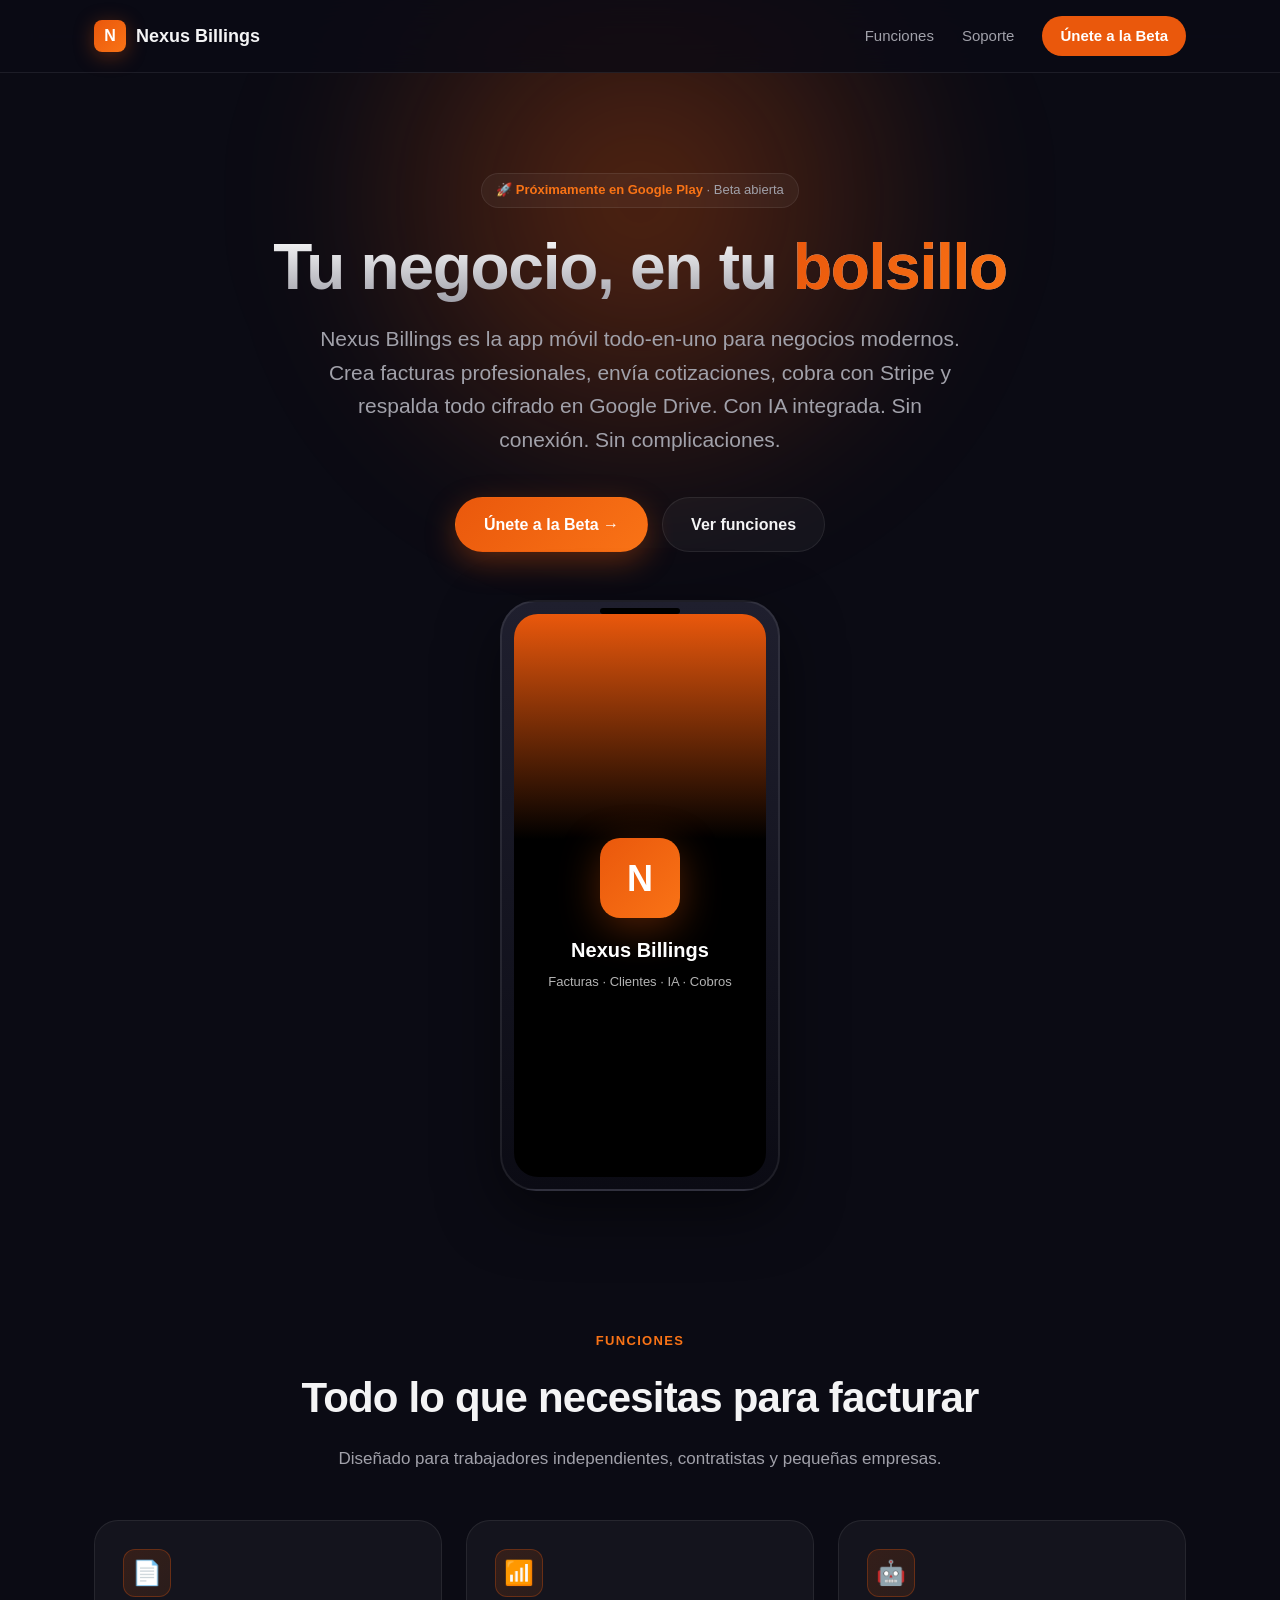
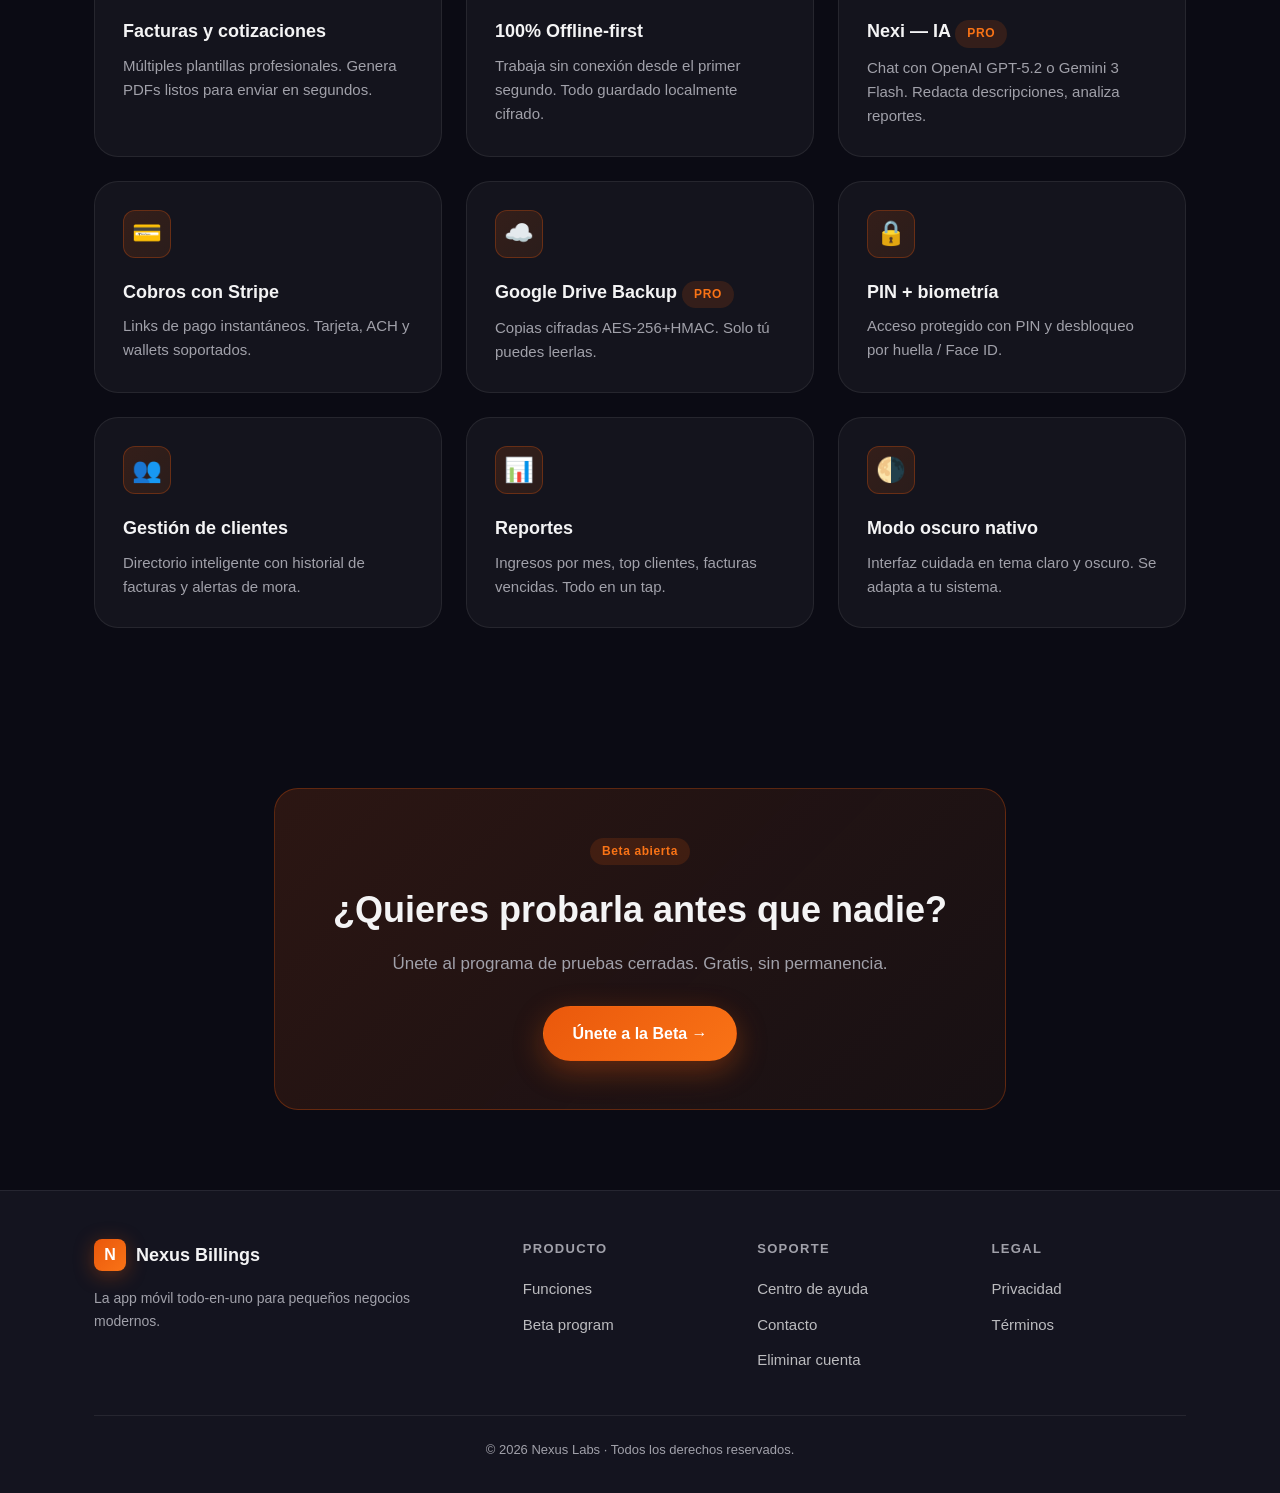
<file: index.html>
<!DOCTYPE html>
<html lang="es">
<head>
<meta charset="UTF-8" />
<meta name="viewport" content="width=device-width, initial-scale=1" />
<title>Nexus Billings — Facturas y cotizaciones en tu bolsillo</title>
<meta name="description" content="Nexus Billings: app móvil todo-en-uno para negocios. Facturas profesionales, cotizaciones, clientes, cobros Stripe, respaldos cifrados en Google Drive y asistente Nexi con IA. Offline-first." />
<meta name="theme-color" content="#0B0B14" />
<meta property="og:title" content="Nexus Billings — Tu negocio en tu bolsillo" />
<meta property="og:description" content="Facturas, IA y respaldos, en tu bolsillo. Offline-first y seguro." />
<meta property="og:type" content="website" />
<style>
:root { --brand:#EA580C; --brand-2:#F97316; --brand-glow:rgba(234,88,12,0.35); --bg:#0B0B14; --bg-2:#14141F; --surface:rgba(255,255,255,0.04); --surface-2:rgba(255,255,255,0.06); --border:rgba(255,255,255,0.08); --text:#F4F4F5; --muted:#A1A1AA; --success:#22C55E; }
* { box-sizing:border-box; margin:0; padding:0; }
html { scroll-behavior:smooth; }
body { font-family:-apple-system,BlinkMacSystemFont,"Segoe UI",Roboto,sans-serif; background:var(--bg); color:var(--text); line-height:1.6; overflow-x:hidden; -webkit-font-smoothing:antialiased; }
body::before { content:""; position:fixed; top:-200px; left:50%; width:800px; height:800px; background:radial-gradient(circle,var(--brand-glow) 0%,transparent 60%); transform:translateX(-50%); z-index:0; pointer-events:none; filter:blur(60px); }
a { color:var(--brand-2); text-decoration:none; transition:opacity 0.2s; }
a:hover { opacity:0.8; }
.container { max-width:1140px; margin:0 auto; padding:0 24px; position:relative; z-index:1; }
.narrow { max-width:780px; }
section { padding:80px 0; }
@media (max-width:640px) { section { padding:56px 0; } }
.nav { position:sticky; top:0; z-index:50; background:rgba(11,11,20,0.85); backdrop-filter:saturate(180%) blur(20px); -webkit-backdrop-filter:saturate(180%) blur(20px); border-bottom:1px solid var(--border); }
.nav-inner { display:flex; align-items:center; justify-content:space-between; padding:16px 24px; max-width:1140px; margin:0 auto; }
.brand { display:flex; align-items:center; gap:10px; font-weight:700; font-size:18px; color:var(--text); }
.brand-mark { width:32px; height:32px; border-radius:8px; background:linear-gradient(135deg,var(--brand) 0%,var(--brand-2) 100%); display:flex; align-items:center; justify-content:center; color:#fff; font-weight:800; font-size:16px; box-shadow:0 4px 20px var(--brand-glow); }
.nav-links { display:flex; gap:28px; align-items:center; }
.nav-links a { color:var(--muted); font-size:15px; font-weight:500; }
.nav-links a:hover { color:var(--text); opacity:1; }
.nav-cta { padding:8px 18px !important; background:var(--brand); color:#fff !important; border-radius:999px; font-weight:600 !important; }
@media (max-width:720px) { .nav-links { gap:16px; } .nav-links a:not(.nav-cta) { display:none; } }
.hero { padding:100px 0 60px; text-align:center; }
.hero .eyebrow { display:inline-block; padding:6px 14px; background:var(--surface); border:1px solid var(--border); border-radius:999px; font-size:13px; color:var(--muted); margin-bottom:24px; font-weight:500; }
.hero .eyebrow strong { color:var(--brand-2); }
.hero h1 { font-size:clamp(36px,6vw,64px); line-height:1.1; font-weight:800; margin-bottom:20px; letter-spacing:-0.02em; background:linear-gradient(180deg,#fff 0%,#A1A1AA 100%); -webkit-background-clip:text; background-clip:text; -webkit-text-fill-color:transparent; }
.hero h1 .accent { background:linear-gradient(120deg,var(--brand) 0%,var(--brand-2) 100%); -webkit-background-clip:text; background-clip:text; -webkit-text-fill-color:transparent; }
.hero p.lead { font-size:clamp(17px,2vw,21px); color:var(--muted); max-width:640px; margin:0 auto 40px; }
.btn { display:inline-flex; align-items:center; gap:8px; padding:14px 28px; border-radius:999px; font-weight:600; font-size:16px; border:1px solid transparent; cursor:pointer; transition:transform 0.15s; text-decoration:none; }
.btn-primary { background:linear-gradient(135deg,var(--brand) 0%,var(--brand-2) 100%); color:#fff !important; box-shadow:0 10px 30px var(--brand-glow); }
.btn-primary:hover { transform:translateY(-2px); opacity:1 !important; }
.btn-ghost { background:var(--surface); color:var(--text) !important; border-color:var(--border); }
.btn-ghost:hover { background:var(--surface-2); opacity:1 !important; }
.hero-cta { display:flex; gap:14px; justify-content:center; flex-wrap:wrap; margin-bottom:48px; }
.phone-mockup { max-width:280px; margin:0 auto; aspect-ratio:9/19; background:linear-gradient(180deg,#1F1F2E 0%,#0B0B14 100%); border-radius:36px; padding:12px; box-shadow:0 20px 60px rgba(0,0,0,0.5); border:2px solid var(--border); position:relative; }
.phone-mockup::before { content:""; position:absolute; top:6px; left:50%; transform:translateX(-50%); width:80px; height:6px; background:#000; border-radius:4px; z-index:2; }
.phone-inner { width:100%; height:100%; background:linear-gradient(180deg,var(--brand) 0%,#000 40%); border-radius:24px; display:flex; align-items:center; justify-content:center; flex-direction:column; padding:60px 20px 20px; text-align:center; }
.phone-inner .logo-big { width:80px; height:80px; border-radius:20px; background:linear-gradient(135deg,var(--brand) 0%,var(--brand-2) 100%); display:flex; align-items:center; justify-content:center; font-size:36px; font-weight:900; color:#fff; margin-bottom:16px; box-shadow:0 10px 40px var(--brand-glow); }
.phone-inner h3 { color:#fff; font-size:20px; margin-bottom:6px; }
.phone-inner p { color:rgba(255,255,255,0.7); font-size:13px; }
.section-head { text-align:center; max-width:720px; margin:0 auto 48px; }
.section-head .eyebrow { color:var(--brand-2); font-size:13px; font-weight:700; text-transform:uppercase; letter-spacing:0.1em; margin-bottom:12px; }
.section-head h2 { font-size:clamp(28px,4vw,42px); font-weight:800; letter-spacing:-0.02em; margin-bottom:14px; }
.section-head p { color:var(--muted); font-size:17px; }
.feature-grid { display:grid; gap:24px; grid-template-columns:repeat(auto-fit,minmax(280px,1fr)); }
.feature-card { background:var(--surface); border:1px solid var(--border); border-radius:24px; padding:28px; transition:transform 0.2s,border-color 0.2s; }
.feature-card:hover { transform:translateY(-4px); border-color:rgba(234,88,12,0.3); }
.feature-icon { width:48px; height:48px; border-radius:12px; background:linear-gradient(135deg,rgba(234,88,12,0.15) 0%,rgba(249,115,22,0.1) 100%); border:1px solid rgba(234,88,12,0.3); display:flex; align-items:center; justify-content:center; font-size:24px; margin-bottom:20px; }
.feature-card h3 { font-size:18px; font-weight:700; margin-bottom:8px; }
.feature-card p { color:var(--muted); font-size:15px; }
.badge { display:inline-block; padding:4px 12px; background:rgba(234,88,12,0.15); color:var(--brand-2); border-radius:999px; font-size:12px; font-weight:700; letter-spacing:0.05em; }
.cta-banner { background:linear-gradient(135deg,rgba(234,88,12,0.15) 0%,rgba(249,115,22,0.05) 100%); border:1px solid rgba(234,88,12,0.3); border-radius:24px; padding:48px 32px; text-align:center; }
.cta-banner h2 { font-size:clamp(24px,4vw,36px); font-weight:800; margin-bottom:12px; }
.cta-banner p { color:var(--muted); margin-bottom:28px; font-size:17px; }
footer { border-top:1px solid var(--border); padding:48px 0 32px; background:var(--bg-2); }
.footer-grid { display:grid; gap:40px; grid-template-columns:2fr 1fr 1fr 1fr; margin-bottom:32px; }
@media (max-width:720px) { .footer-grid { grid-template-columns:1fr 1fr; } }
.footer-col h5 { font-size:13px; color:var(--muted); font-weight:700; text-transform:uppercase; letter-spacing:0.1em; margin-bottom:16px; }
.footer-col ul { list-style:none; }
.footer-col li { margin-bottom:10px; }
.footer-col a { color:var(--text); font-size:15px; opacity:0.75; }
.footer-col a:hover { opacity:1; }
.footer-tag { color:var(--muted); font-size:14px; max-width:320px; }
.footer-bottom { border-top:1px solid var(--border); padding-top:24px; color:var(--muted); font-size:13px; text-align:center; }
</style>
</head>
<body>

<nav class="nav">
  <div class="nav-inner">
    <a href="./" class="brand"><span class="brand-mark">N</span><span>Nexus Billings</span></a>
    <div class="nav-links">
      <a href="#features">Funciones</a>
      <a href="./support.html">Soporte</a>
      <a href="./beta.html" class="nav-cta">Únete a la Beta</a>
    </div>
  </div>
</nav>

<section class="hero">
  <div class="container">
    <span class="eyebrow">🚀 <strong>Próximamente en Google Play</strong> · Beta abierta</span>
    <h1>Tu negocio, en tu <span class="accent">bolsillo</span></h1>
    <p class="lead">Nexus Billings es la app móvil todo-en-uno para negocios modernos. Crea facturas profesionales, envía cotizaciones, cobra con Stripe y respalda todo cifrado en Google Drive. Con IA integrada. Sin conexión. Sin complicaciones.</p>
    <div class="hero-cta">
      <a href="./beta.html" class="btn btn-primary">Únete a la Beta →</a>
      <a href="#features" class="btn btn-ghost">Ver funciones</a>
    </div>
    <div class="phone-mockup">
      <div class="phone-inner">
        <div class="logo-big">N</div>
        <h3>Nexus Billings</h3>
        <p>Facturas · Clientes · IA · Cobros</p>
      </div>
    </div>
  </div>
</section>

<section id="features">
  <div class="container">
    <div class="section-head">
      <div class="eyebrow">Funciones</div>
      <h2>Todo lo que necesitas para facturar</h2>
      <p>Diseñado para trabajadores independientes, contratistas y pequeñas empresas.</p>
    </div>
    <div class="feature-grid">
      <div class="feature-card"><div class="feature-icon">📄</div><h3>Facturas y cotizaciones</h3><p>Múltiples plantillas profesionales. Genera PDFs listos para enviar en segundos.</p></div>
      <div class="feature-card"><div class="feature-icon">📶</div><h3>100% Offline-first</h3><p>Trabaja sin conexión desde el primer segundo. Todo guardado localmente cifrado.</p></div>
      <div class="feature-card"><div class="feature-icon">🤖</div><h3>Nexi — IA <span class="badge">PRO</span></h3><p>Chat con OpenAI GPT-5.2 o Gemini 3 Flash. Redacta descripciones, analiza reportes.</p></div>
      <div class="feature-card"><div class="feature-icon">💳</div><h3>Cobros con Stripe</h3><p>Links de pago instantáneos. Tarjeta, ACH y wallets soportados.</p></div>
      <div class="feature-card"><div class="feature-icon">☁️</div><h3>Google Drive Backup <span class="badge">PRO</span></h3><p>Copias cifradas AES-256+HMAC. Solo tú puedes leerlas.</p></div>
      <div class="feature-card"><div class="feature-icon">🔒</div><h3>PIN + biometría</h3><p>Acceso protegido con PIN y desbloqueo por huella / Face ID.</p></div>
      <div class="feature-card"><div class="feature-icon">👥</div><h3>Gestión de clientes</h3><p>Directorio inteligente con historial de facturas y alertas de mora.</p></div>
      <div class="feature-card"><div class="feature-icon">📊</div><h3>Reportes</h3><p>Ingresos por mes, top clientes, facturas vencidas. Todo en un tap.</p></div>
      <div class="feature-card"><div class="feature-icon">🌗</div><h3>Modo oscuro nativo</h3><p>Interfaz cuidada en tema claro y oscuro. Se adapta a tu sistema.</p></div>
    </div>
  </div>
</section>

<section>
  <div class="container narrow">
    <div class="cta-banner">
      <span class="badge">Beta abierta</span>
      <h2 style="margin-top:16px;">¿Quieres probarla antes que nadie?</h2>
      <p>Únete al programa de pruebas cerradas. Gratis, sin permanencia.</p>
      <a href="./beta.html" class="btn btn-primary">Únete a la Beta →</a>
    </div>
  </div>
</section>

<footer>
  <div class="container">
    <div class="footer-grid">
      <div class="footer-col">
        <div class="brand" style="margin-bottom:16px;"><span class="brand-mark">N</span><span>Nexus Billings</span></div>
        <p class="footer-tag">La app móvil todo-en-uno para pequeños negocios modernos.</p>
      </div>
      <div class="footer-col"><h5>Producto</h5><ul><li><a href="#features">Funciones</a></li><li><a href="./beta.html">Beta program</a></li></ul></div>
      <div class="footer-col"><h5>Soporte</h5><ul><li><a href="./support.html">Centro de ayuda</a></li><li><a href="mailto:Nexuslabsappinvoice@gmail.com">Contacto</a></li><li><a href="./delete-account.html">Eliminar cuenta</a></li></ul></div>
      <div class="footer-col"><h5>Legal</h5><ul><li><a href="./privacy.html">Privacidad</a></li><li><a href="./terms.html">Términos</a></li></ul></div>
    </div>
    <div class="footer-bottom">© 2026 Nexus Labs · Todos los derechos reservados.</div>
  </div>
</footer>

</body>
</html>
</file>
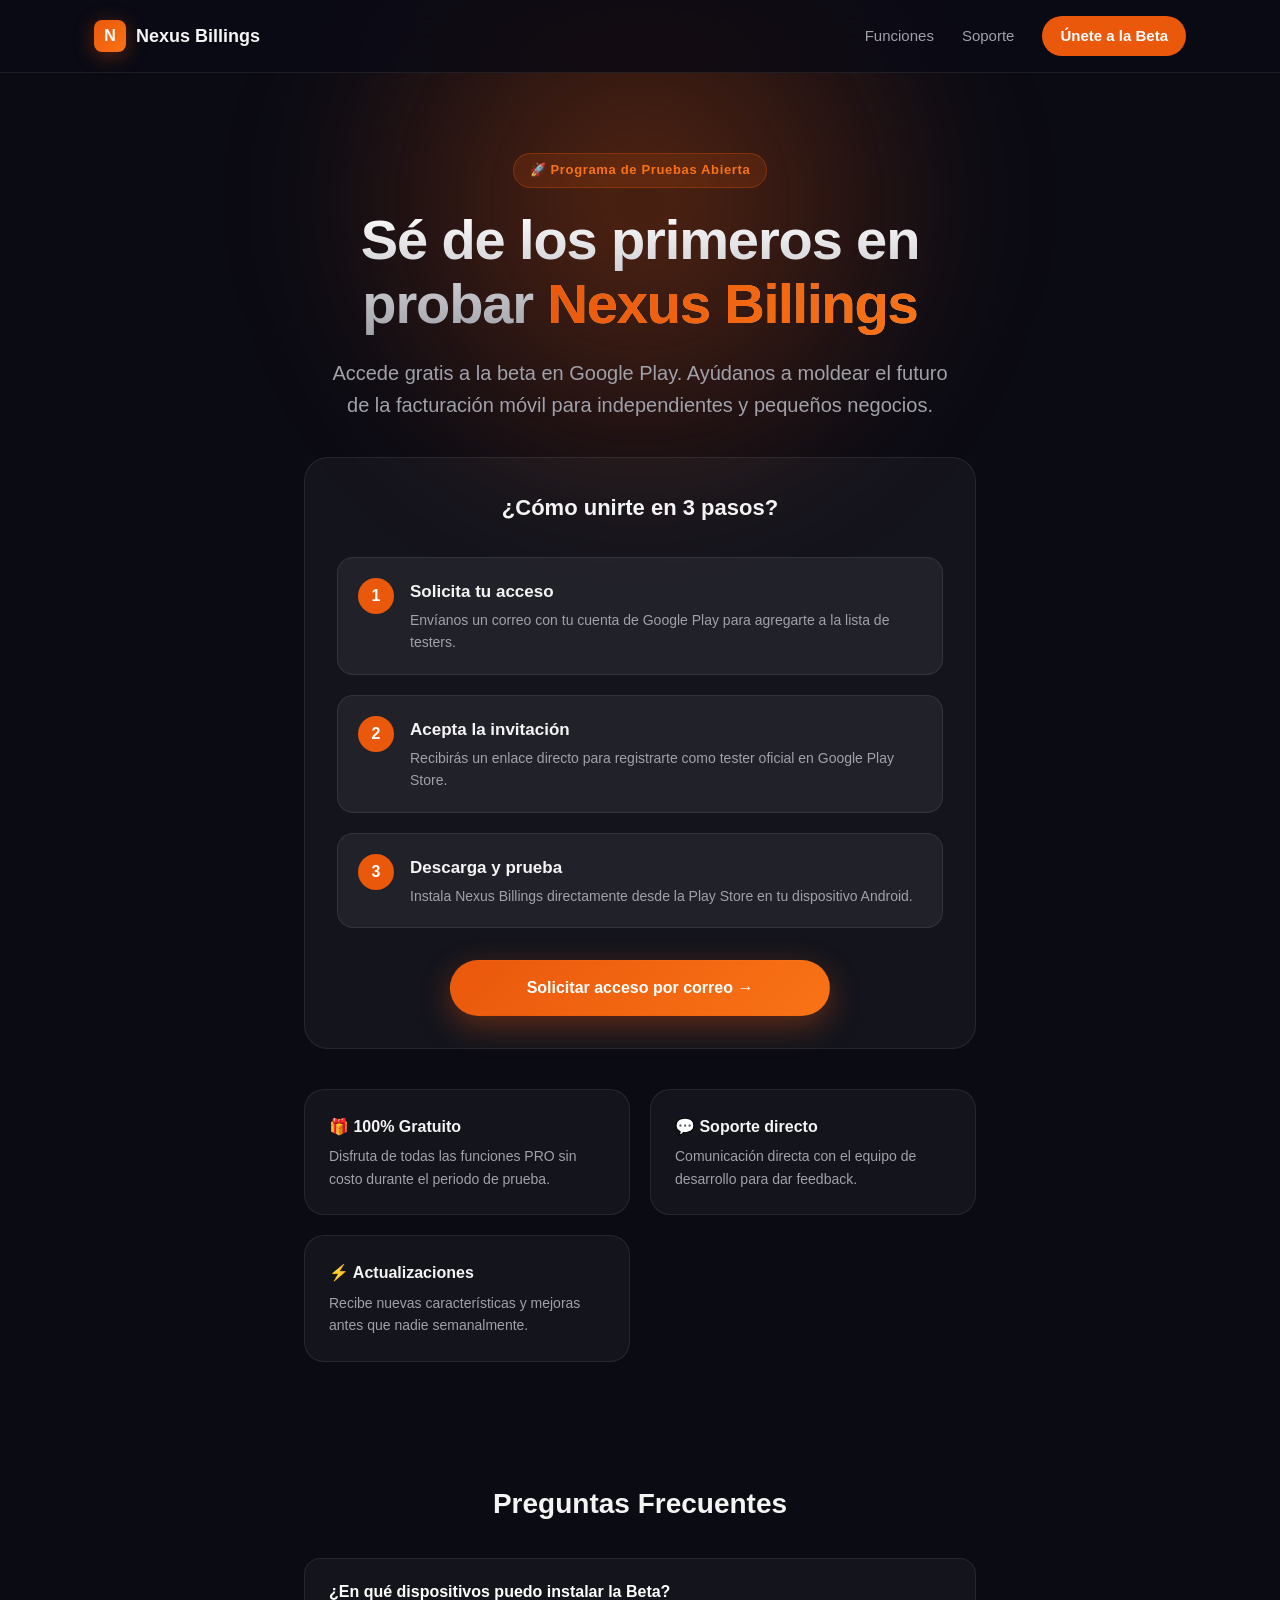
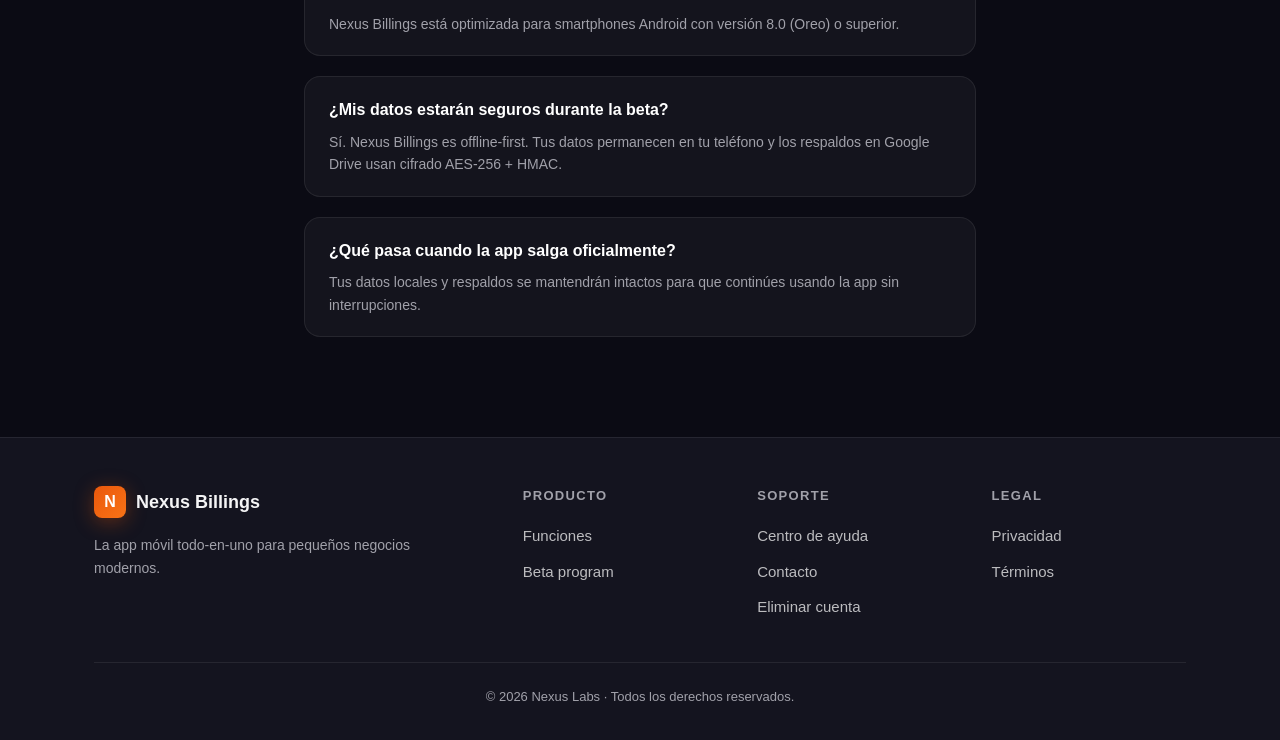
<file: beta.html>
<!DOCTYPE html>
<html lang="es">
<head>
<meta charset="UTF-8" />
<meta name="viewport" content="width=device-width, initial-scale=1" />
<title>Nexus Billings — Únete a la Beta Abierta</title>
<meta name="description" content="Sé de los primeros en probar Nexus Billings. Acceso gratuito a la beta abierta para Android. Facturas, cotizaciones, IA y cobros en tu bolsillo." />
<meta name="theme-color" content="#0B0B14" />
<meta property="og:title" content="Nexus Billings — Programa Beta" />
<meta property="og:description" content="Prueba la app antes que nadie. Gratis y sin compromisos." />
<meta property="og:type" content="website" />
<style>
:root { --brand:#EA580C; --brand-2:#F97316; --brand-glow:rgba(234,88,12,0.35); --bg:#0B0B14; --bg-2:#14141F; --surface:rgba(255,255,255,0.04); --surface-2:rgba(255,255,255,0.06); --border:rgba(255,255,255,0.08); --text:#F4F4F5; --muted:#A1A1AA; --success:#22C55E; }
* { box-sizing:border-box; margin:0; padding:0; }
html { scroll-behavior:smooth; }
body { font-family:-apple-system,BlinkMacSystemFont,"Segoe UI",Roboto,sans-serif; background:var(--bg); color:var(--text); line-height:1.6; overflow-x:hidden; -webkit-font-smoothing:antialiased; }
body::before { content:""; position:fixed; top:-200px; left:50%; width:800px; height:800px; background:radial-gradient(circle,var(--brand-glow) 0%,transparent 60%); transform:translateX(-50%); z-index:0; pointer-events:none; filter:blur(60px); }
a { color:var(--brand-2); text-decoration:none; transition:opacity 0.2s; }
a:hover { opacity:0.8; }
.container { max-width:1140px; margin:0 auto; padding:0 24px; position:relative; z-index:1; }
.narrow { max-width:720px; margin:0 auto; }
section { padding:80px 0; }
@media (max-width:640px) { section { padding:56px 0; } }
.nav { position:sticky; top:0; z-index:50; background:rgba(11,11,20,0.85); backdrop-filter:saturate(180%) blur(20px); -webkit-backdrop-filter:saturate(180%) blur(20px); border-bottom:1px solid var(--border); }
.nav-inner { display:flex; align-items:center; justify-content:space-between; padding:16px 24px; max-width:1140px; margin:0 auto; }
.brand { display:flex; align-items:center; gap:10px; font-weight:700; font-size:18px; color:var(--text); }
.brand-mark { width:32px; height:32px; border-radius:8px; background:linear-gradient(135deg,var(--brand) 0%,var(--brand-2) 100%); display:flex; align-items:center; justify-content:center; color:#fff; font-weight:800; font-size:16px; box-shadow:0 4px 20px var(--brand-glow); }
.nav-links { display:flex; gap:28px; align-items:center; }
.nav-links a { color:var(--muted); font-size:15px; font-weight:500; }
.nav-links a:hover { color:var(--text); opacity:1; }
.nav-cta { padding:8px 18px !important; background:var(--brand); color:#fff !important; border-radius:999px; font-weight:600 !important; }
@media (max-width:720px) { .nav-links { gap:16px; } .nav-links a:not(.nav-cta) { display:none; } }
.hero { padding:80px 0 40px; text-align:center; }
.badge { display:inline-block; padding:6px 16px; background:rgba(234,88,12,0.15); border:1px solid rgba(234,88,12,0.3); color:var(--brand-2); border-radius:999px; font-size:13px; font-weight:700; letter-spacing:0.05em; margin-bottom:20px; }
.hero h1 { font-size:clamp(32px,5vw,56px); line-height:1.15; font-weight:800; margin-bottom:20px; letter-spacing:-0.02em; background:linear-gradient(180deg,#fff 0%,#A1A1AA 100%); -webkit-background-clip:text; background-clip:text; -webkit-text-fill-color:transparent; }
.hero h1 .accent { background:linear-gradient(120deg,var(--brand) 0%,var(--brand-2) 100%); -webkit-background-clip:text; background-clip:text; -webkit-text-fill-color:transparent; }
.hero p.lead { font-size:clamp(16px,2vw,20px); color:var(--muted); max-width:640px; margin:0 auto 36px; }
.btn { display:inline-flex; align-items:center; justify-content:center; gap:8px; padding:14px 28px; border-radius:999px; font-weight:600; font-size:16px; border:1px solid transparent; cursor:pointer; transition:transform 0.15s; text-decoration:none; }
.btn-primary { background:linear-gradient(135deg,var(--brand) 0%,var(--brand-2) 100%); color:#fff !important; box-shadow:0 10px 30px var(--brand-glow); }
.btn-primary:hover { transform:translateY(-2px); opacity:1 !important; }
.card { background:var(--surface); border:1px solid var(--border); border-radius:24px; padding:32px; margin-bottom:24px; }
.beta-steps { display:grid; gap:20px; grid-template-columns:1fr; margin:32px 0; text-align:left; }
.beta-step-item { display:flex; gap:16px; align-items:flex-start; background:var(--surface-2); padding:20px; border-radius:16px; border:1px solid var(--border); }
.beta-step-num { width:36px; height:36px; border-radius:50%; background:var(--brand); color:#fff; display:flex; align-items:center; justify-content:center; font-weight:800; font-size:16px; flex-shrink:0; }
.beta-step-content h4 { font-size:17px; font-weight:700; margin-bottom:4px; }
.beta-step-content p { font-size:14px; color:var(--muted); }
.benefits-grid { display:grid; gap:20px; grid-template-columns:repeat(auto-fit,minmax(220px,1fr)); margin-top:40px; text-align:left; }
.benefit-card { background:var(--surface); border:1px solid var(--border); border-radius:20px; padding:24px; }
.benefit-card h4 { font-size:16px; font-weight:700; margin-bottom:6px; display:flex; align-items:center; gap:8px; }
.benefit-card p { font-size:14px; color:var(--muted); }
.faq-item { margin-bottom:20px; text-align:left; background:var(--surface); border:1px solid var(--border); border-radius:16px; padding:20px 24px; }
.faq-item h4 { font-size:16px; font-weight:700; margin-bottom:8px; color:#fff; }
.faq-item p { font-size:14px; color:var(--muted); }
footer { border-top:1px solid var(--border); padding:48px 0 32px; background:var(--bg-2); }
.footer-grid { display:grid; gap:40px; grid-template-columns:2fr 1fr 1fr 1fr; margin-bottom:32px; }
@media (max-width:720px) { .footer-grid { grid-template-columns:1fr 1fr; } }
.footer-col h5 { font-size:13px; color:var(--muted); font-weight:700; text-transform:uppercase; letter-spacing:0.1em; margin-bottom:16px; }
.footer-col ul { list-style:none; }
.footer-col li { margin-bottom:10px; }
.footer-col a { color:var(--text); font-size:15px; opacity:0.75; }
.footer-col a:hover { opacity:1; }
.footer-tag { color:var(--muted); font-size:14px; max-width:320px; }
.footer-bottom { border-top:1px solid var(--border); padding-top:24px; color:var(--muted); font-size:13px; text-align:center; }
</style>
</head>
<body>

<nav class="nav">
  <div class="nav-inner">
    <a href="./" class="brand"><span class="brand-mark">N</span><span>Nexus Billings</span></a>
    <div class="nav-links">
      <a href="./#features">Funciones</a>
      <a href="./support.html">Soporte</a>
      <a href="./beta.html" class="nav-cta">Únete a la Beta</a>
    </div>
  </div>
</nav>

<section class="hero">
  <div class="container narrow">
    <span class="badge">🚀 Programa de Pruebas Abierta</span>
    <h1>Sé de los primeros en probar <span class="accent">Nexus Billings</span></h1>
    <p class="lead">Accede gratis a la beta en Google Play. Ayúdanos a moldear el futuro de la facturación móvil para independientes y pequeños negocios.</p>
    
    <div class="card">
      <h3 style="font-size:22px; margin-bottom:12px;">¿Cómo unirte en 3 pasos?</h3>
      <div class="beta-steps">
        <div class="beta-step-item">
          <div class="beta-step-num">1</div>
          <div class="beta-step-content">
            <h4>Solicita tu acceso</h4>
            <p>Envíanos un correo con tu cuenta de Google Play para agregarte a la lista de testers.</p>
          </div>
        </div>
        <div class="beta-step-item">
          <div class="beta-step-num">2</div>
          <div class="beta-step-content">
            <h4>Acepta la invitación</h4>
            <p>Recibirás un enlace directo para registrarte como tester oficial en Google Play Store.</p>
          </div>
        </div>
        <div class="beta-step-item">
          <div class="beta-step-num">3</div>
          <div class="beta-step-content">
            <h4>Descarga y prueba</h4>
            <p>Instala Nexus Billings directamente desde la Play Store en tu dispositivo Android.</p>
          </div>
        </div>
      </div>

      <a href="mailto:Nexuslabsappinvoice@gmail.com?subject=Solicitud%20de%20Acceso%20Beta%20Nexus%20Billings&body=Hola,%20me%20gustar%C3%ADa%20unirme%20a%20la%20beta%20de%20Nexus%20Billings.%20Mi%20correo%20de%20Google%20Play%20es:" class="btn btn-primary" style="width:100%; max-width:380px;">Solicitar acceso por correo →</a>
    </div>

    <div class="benefits-grid">
      <div class="benefit-card">
        <h4>🎁 100% Gratuito</h4>
        <p>Disfruta de todas las funciones PRO sin costo durante el periodo de prueba.</p>
      </div>
      <div class="benefit-card">
        <h4>💬 Soporte directo</h4>
        <p>Comunicación directa con el equipo de desarrollo para dar feedback.</p>
      </div>
      <div class="benefit-card">
        <h4>⚡ Actualizaciones</h4>
        <p>Recibe nuevas características y mejoras antes que nadie semanalmente.</p>
      </div>
    </div>
  </div>
</section>

<section>
  <div class="container narrow">
    <h2 style="text-align:center; margin-bottom:32px; font-size:28px;">Preguntas Frecuentes</h2>
    <div class="faq-item">
      <h4>¿En qué dispositivos puedo instalar la Beta?</h4>
      <p>Nexus Billings está optimizada para smartphones Android con versión 8.0 (Oreo) o superior.</p>
    </div>
    <div class="faq-item">
      <h4>¿Mis datos estarán seguros durante la beta?</h4>
      <p>Sí. Nexus Billings es offline-first. Tus datos permanecen en tu teléfono y los respaldos en Google Drive usan cifrado AES-256 + HMAC.</p>
    </div>
    <div class="faq-item">
      <h4>¿Qué pasa cuando la app salga oficialmente?</h4>
      <p>Tus datos locales y respaldos se mantendrán intactos para que continúes usando la app sin interrupciones.</p>
    </div>
  </div>
</section>

<footer>
  <div class="container">
    <div class="footer-grid">
      <div class="footer-col">
        <div class="brand" style="margin-bottom:16px;"><span class="brand-mark">N</span><span>Nexus Billings</span></div>
        <p class="footer-tag">La app móvil todo-en-uno para pequeños negocios modernos.</p>
      </div>
      <div class="footer-col"><h5>Producto</h5><ul><li><a href="./#features">Funciones</a></li><li><a href="./beta.html">Beta program</a></li></ul></div>
      <div class="footer-col"><h5>Soporte</h5><ul><li><a href="./support.html">Centro de ayuda</a></li><li><a href="mailto:Nexuslabsappinvoice@gmail.com">Contacto</a></li><li><a href="./delete-account.html">Eliminar cuenta</a></li></ul></div>
      <div class="footer-col"><h5>Legal</h5><ul><li><a href="./privacy.html">Privacidad</a></li><li><a href="./terms.html">Términos</a></li></ul></div>
    </div>
    <div class="footer-bottom">© 2026 Nexus Labs · Todos los derechos reservados.</div>
  </div>
</footer>

</body>
</html>
</file>
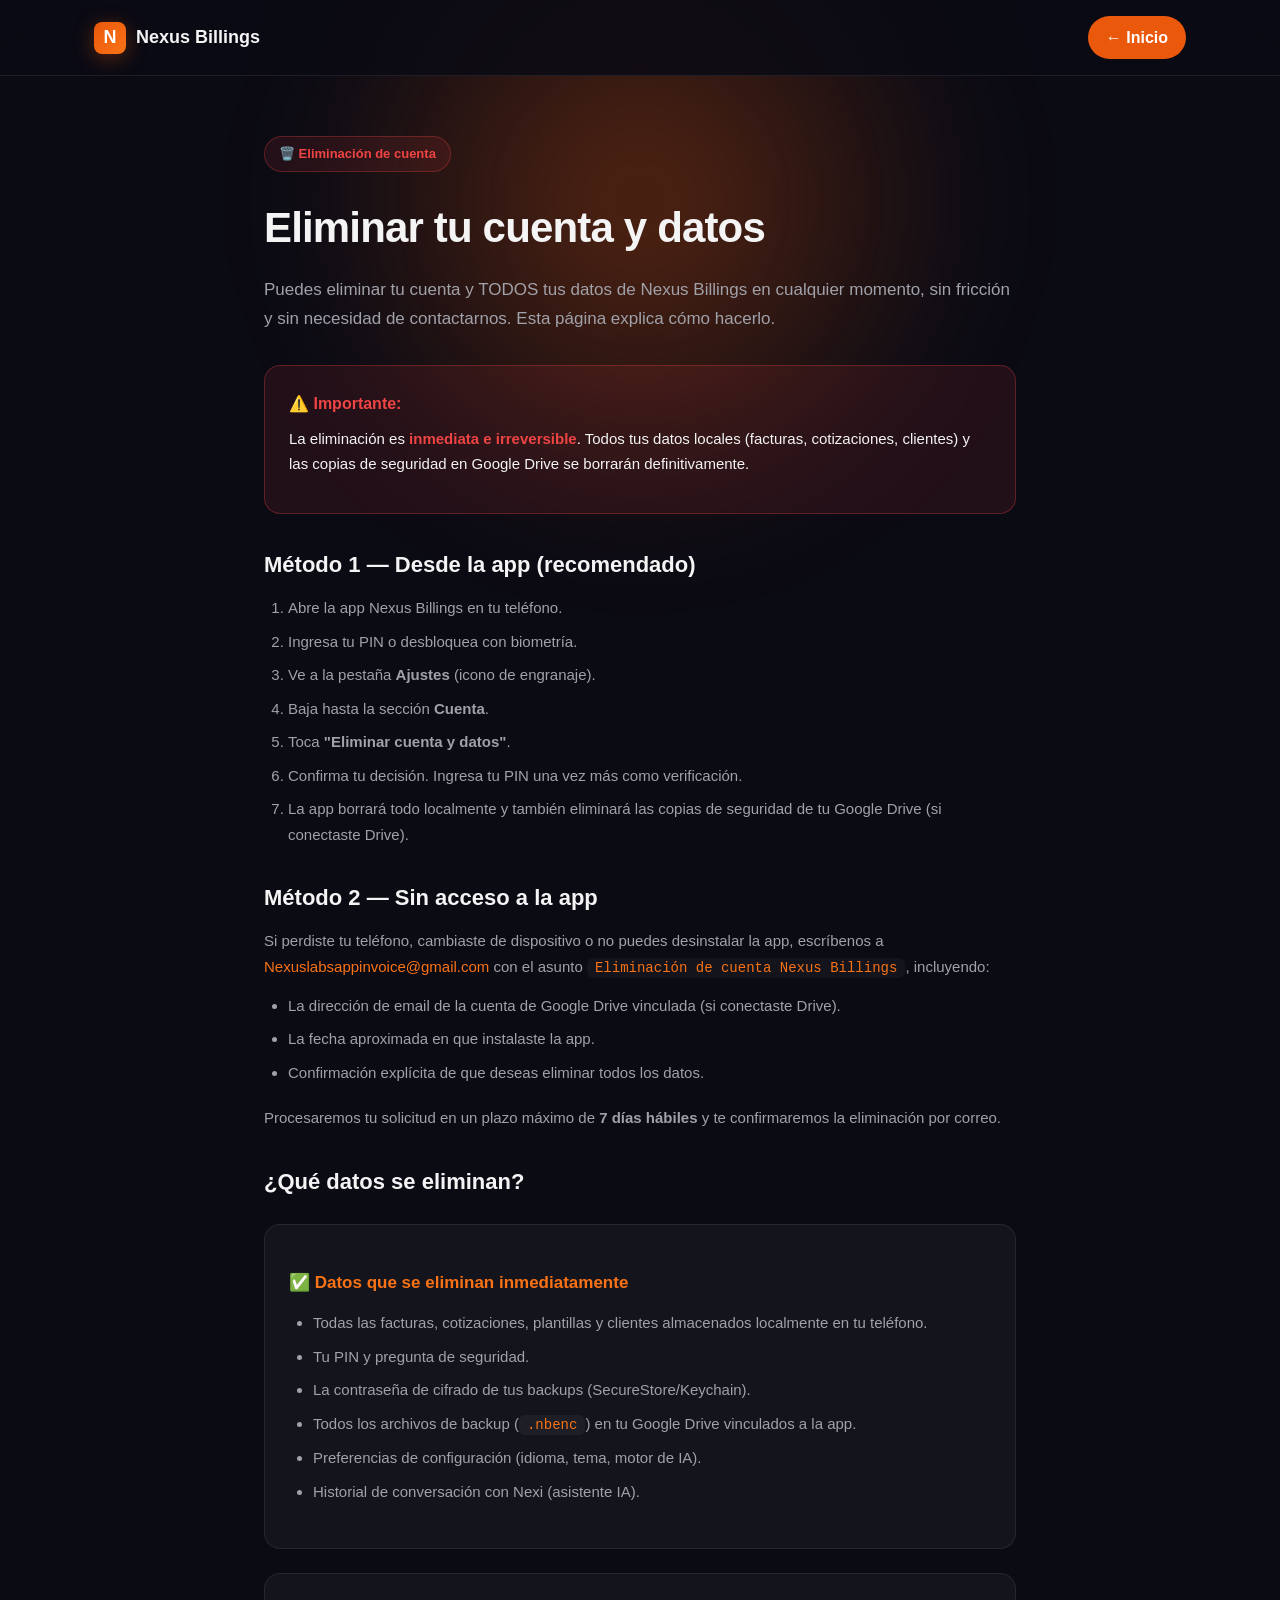
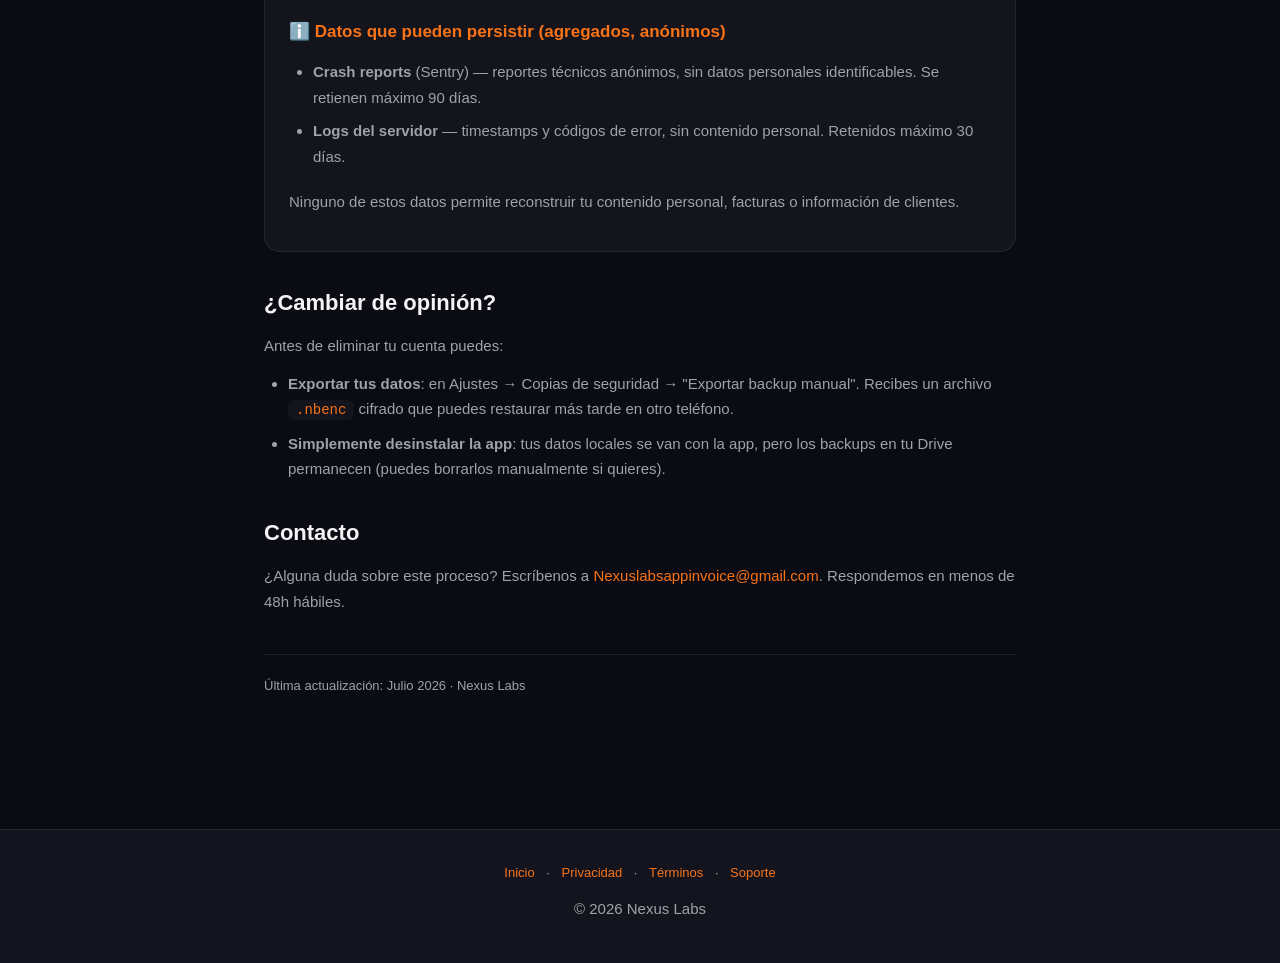
<file: delete-account.html>
<!DOCTYPE html>
<html lang="es">
<head>
<meta charset="UTF-8" />
<meta name="viewport" content="width=device-width, initial-scale=1" />
<title>Eliminar cuenta y datos · Nexus Billings</title>
<meta name="description" content="Cómo eliminar tu cuenta y todos tus datos en Nexus Billings." />
<meta name="theme-color" content="#0B0B14" />
<style>
:root { --brand:#EA580C; --brand-2:#F97316; --brand-glow:rgba(234,88,12,0.35); --bg:#0B0B14; --bg-2:#14141F; --surface:rgba(255,255,255,0.04); --border:rgba(255,255,255,0.08); --text:#F4F4F5; --muted:#A1A1AA; --danger:#EF4444; --danger-bg:rgba(239,68,68,0.1); }
* { box-sizing:border-box; margin:0; padding:0; }
body { font-family:-apple-system,BlinkMacSystemFont,"Segoe UI",Roboto,sans-serif; background:var(--bg); color:var(--text); line-height:1.7; }
body::before { content:""; position:fixed; top:-200px; left:50%; width:800px; height:800px; background:radial-gradient(circle,var(--brand-glow) 0%,transparent 60%); transform:translateX(-50%); z-index:0; pointer-events:none; filter:blur(60px); }
a { color:var(--brand-2); text-decoration:none; }
.container { max-width:800px; margin:0 auto; padding:0 24px; position:relative; z-index:1; }
.nav { position:sticky; top:0; z-index:50; background:rgba(11,11,20,0.85); backdrop-filter:blur(20px); border-bottom:1px solid var(--border); }
.nav-inner { display:flex; align-items:center; justify-content:space-between; padding:16px 24px; max-width:1140px; margin:0 auto; }
.brand { display:flex; align-items:center; gap:10px; font-weight:700; font-size:18px; color:var(--text); }
.brand-mark { width:32px; height:32px; border-radius:8px; background:linear-gradient(135deg,var(--brand) 0%,var(--brand-2) 100%); display:flex; align-items:center; justify-content:center; color:#fff; font-weight:800; box-shadow:0 4px 20px var(--brand-glow); }
.nav-cta { padding:8px 18px; background:var(--brand); color:#fff !important; border-radius:999px; font-weight:600; }
main { padding:60px 0; }
h1 { font-size:clamp(30px,5vw,42px); font-weight:800; letter-spacing:-0.02em; margin-bottom:12px; }
.eyebrow { display:inline-block; padding:6px 14px; background:var(--danger-bg); border:1px solid rgba(239,68,68,0.3); border-radius:999px; font-size:13px; color:var(--danger); margin-bottom:20px; font-weight:600; }
.lead { font-size:17px; color:var(--muted); margin-bottom:32px; }
h2 { font-size:22px; font-weight:700; margin:32px 0 12px; color:var(--text); }
h3 { font-size:17px; font-weight:700; margin:20px 0 8px; color:var(--brand-2); }
p, li { font-size:15px; color:var(--muted); margin-bottom:12px; }
ol, ul { margin:12px 0 20px 24px; }
li { margin-bottom:8px; }
.card { background:var(--surface); border:1px solid var(--border); border-radius:16px; padding:24px; margin:24px 0; }
.card.danger { background:var(--danger-bg); border-color:rgba(239,68,68,0.3); }
.card.danger strong { color:var(--danger); }
code { background:var(--surface); padding:2px 8px; border-radius:6px; font-size:14px; color:var(--brand-2); }
.updated { color:var(--muted); font-size:13px; margin-top:40px; padding-top:20px; border-top:1px solid var(--border); }
footer { border-top:1px solid var(--border); padding:32px 0; background:var(--bg-2); text-align:center; color:var(--muted); font-size:13px; margin-top:60px; }
footer a { margin:0 8px; }
</style>
</head>
<body>

<nav class="nav">
  <div class="nav-inner">
    <a href="./" class="brand"><span class="brand-mark">N</span><span>Nexus Billings</span></a>
    <a href="./" class="nav-cta">← Inicio</a>
  </div>
</nav>

<main>
  <div class="container">
    <span class="eyebrow">🗑️ Eliminación de cuenta</span>
    <h1>Eliminar tu cuenta y datos</h1>
    <p class="lead">Puedes eliminar tu cuenta y TODOS tus datos de Nexus Billings en cualquier momento, sin fricción y sin necesidad de contactarnos. Esta página explica cómo hacerlo.</p>

    <div class="card danger">
      <strong>⚠️ Importante:</strong>
      <p style="margin-top:8px; color:var(--text);">La eliminación es <strong>inmediata e irreversible</strong>. Todos tus datos locales (facturas, cotizaciones, clientes) y las copias de seguridad en Google Drive se borrarán definitivamente.</p>
    </div>

    <h2>Método 1 — Desde la app (recomendado)</h2>
    <ol>
      <li>Abre la app Nexus Billings en tu teléfono.</li>
      <li>Ingresa tu PIN o desbloquea con biometría.</li>
      <li>Ve a la pestaña <strong>Ajustes</strong> (icono de engranaje).</li>
      <li>Baja hasta la sección <strong>Cuenta</strong>.</li>
      <li>Toca <strong>"Eliminar cuenta y datos"</strong>.</li>
      <li>Confirma tu decisión. Ingresa tu PIN una vez más como verificación.</li>
      <li>La app borrará todo localmente y también eliminará las copias de seguridad de tu Google Drive (si conectaste Drive).</li>
    </ol>

    <h2>Método 2 — Sin acceso a la app</h2>
    <p>Si perdiste tu teléfono, cambiaste de dispositivo o no puedes desinstalar la app, escríbenos a <a href="mailto:Nexuslabsappinvoice@gmail.com?subject=Eliminaci%C3%B3n%20de%20cuenta%20Nexus%20Billings">Nexuslabsappinvoice@gmail.com</a> con el asunto <code>Eliminación de cuenta Nexus Billings</code>, incluyendo:</p>
    <ul>
      <li>La dirección de email de la cuenta de Google Drive vinculada (si conectaste Drive).</li>
      <li>La fecha aproximada en que instalaste la app.</li>
      <li>Confirmación explícita de que deseas eliminar todos los datos.</li>
    </ul>
    <p>Procesaremos tu solicitud en un plazo máximo de <strong>7 días hábiles</strong> y te confirmaremos la eliminación por correo.</p>

    <h2>¿Qué datos se eliminan?</h2>
    <div class="card">
      <h3>✅ Datos que se eliminan inmediatamente</h3>
      <ul>
        <li>Todas las facturas, cotizaciones, plantillas y clientes almacenados localmente en tu teléfono.</li>
        <li>Tu PIN y pregunta de seguridad.</li>
        <li>La contraseña de cifrado de tus backups (SecureStore/Keychain).</li>
        <li>Todos los archivos de backup (<code>.nbenc</code>) en tu Google Drive vinculados a la app.</li>
        <li>Preferencias de configuración (idioma, tema, motor de IA).</li>
        <li>Historial de conversación con Nexi (asistente IA).</li>
      </ul>
    </div>

    <div class="card">
      <h3>ℹ️ Datos que pueden persistir (agregados, anónimos)</h3>
      <ul>
        <li><strong>Crash reports</strong> (Sentry) — reportes técnicos anónimos, sin datos personales identificables. Se retienen máximo 90 días.</li>
        <li><strong>Logs del servidor</strong> — timestamps y códigos de error, sin contenido personal. Retenidos máximo 30 días.</li>
      </ul>
      <p style="margin-top:12px;">Ninguno de estos datos permite reconstruir tu contenido personal, facturas o información de clientes.</p>
    </div>

    <h2>¿Cambiar de opinión?</h2>
    <p>Antes de eliminar tu cuenta puedes:</p>
    <ul>
      <li><strong>Exportar tus datos</strong>: en Ajustes → Copias de seguridad → "Exportar backup manual". Recibes un archivo <code>.nbenc</code> cifrado que puedes restaurar más tarde en otro teléfono.</li>
      <li><strong>Simplemente desinstalar la app</strong>: tus datos locales se van con la app, pero los backups en tu Drive permanecen (puedes borrarlos manualmente si quieres).</li>
    </ul>

    <h2>Contacto</h2>
    <p>¿Alguna duda sobre este proceso? Escríbenos a <a href="mailto:Nexuslabsappinvoice@gmail.com">Nexuslabsappinvoice@gmail.com</a>. Respondemos en menos de 48h hábiles.</p>

    <p class="updated">Última actualización: Julio 2026 · Nexus Labs</p>
  </div>
</main>

<footer>
  <div class="container">
    <a href="./">Inicio</a> · <a href="./privacy.html">Privacidad</a> · <a href="./terms.html">Términos</a> · <a href="./support.html">Soporte</a>
    <p style="margin-top:12px;">© 2026 Nexus Labs</p>
  </div>
</footer>

</body>
</html>
</file>
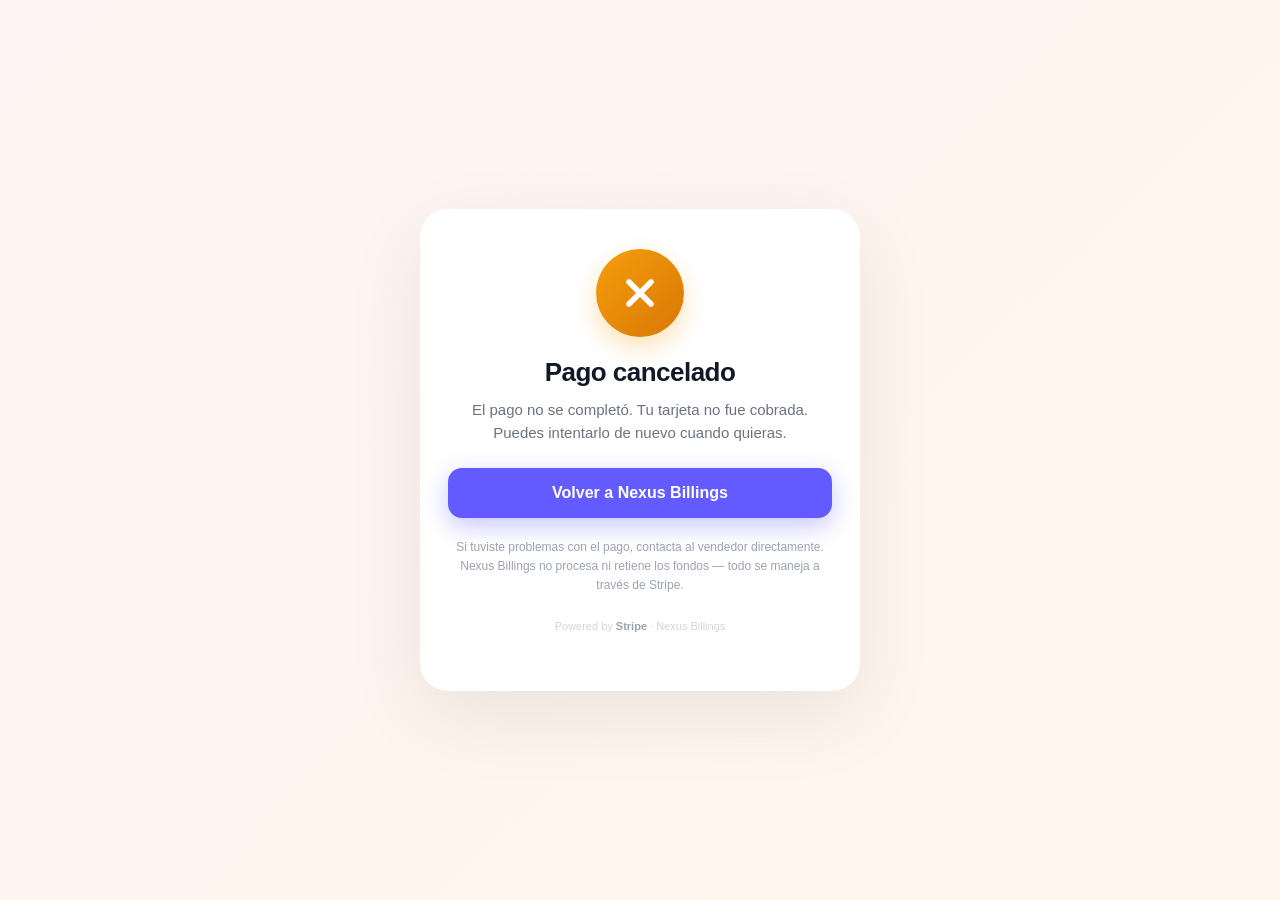
<file: payment-cancelled.html>
<!doctype html>
<html lang="es">
<head>
  <meta charset="utf-8">
  <meta name="viewport" content="width=device-width,initial-scale=1,viewport-fit=cover">
  <title>Pago cancelado · Nexus Billings</title>
  <link rel="icon" href="data:image/svg+xml,%3Csvg xmlns='http://www.w3.org/2000/svg' viewBox='0 0 100 100'%3E%3Ctext y='.9em' font-size='90'%3E⚠️%3C/text%3E%3C/svg%3E">
  <style>
    *{box-sizing:border-box;margin:0;padding:0}
    body{
      font-family:-apple-system,BlinkMacSystemFont,"Segoe UI",Roboto,sans-serif;
      background:linear-gradient(135deg,#FEF3F2 0%,#FFF7ED 100%);
      min-height:100vh;
      display:flex;align-items:center;justify-content:center;
      padding:24px;color:#111827;
      -webkit-font-smoothing:antialiased;
    }
    .card{
      background:#fff;border-radius:28px;padding:40px 28px 32px;
      max-width:440px;width:100%;text-align:center;
      box-shadow:0 25px 80px rgba(0,0,0,0.08);
    }
    .icon{
      width:88px;height:88px;border-radius:44px;
      background:linear-gradient(135deg,#F59E0B 0%,#D97706 100%);
      display:flex;align-items:center;justify-content:center;
      margin:0 auto 20px;
      box-shadow:0 10px 24px rgba(245,158,11,0.3);
    }
    .icon svg{width:44px;height:44px;color:#fff}
    h1{
      color:#111827;font-size:26px;font-weight:800;margin-bottom:10px;
      letter-spacing:-0.02em;
    }
    p{
      color:#6B7280;font-size:15px;line-height:1.55;margin-bottom:24px;
    }
    .btn{
      display:block;width:100%;
      background:#635BFF;color:#fff !important;
      padding:16px 28px;border-radius:14px;
      text-decoration:none;font-weight:800;font-size:16px;
      box-shadow:0 8px 24px rgba(99,91,255,0.35);
      margin-bottom:10px;
    }
    .btn-secondary{
      display:block;width:100%;
      background:transparent;color:#635BFF !important;
      padding:14px 28px;border-radius:14px;
      text-decoration:none;font-weight:700;font-size:14px;
      border:1.5px solid #E5E7EB;
    }
    .btn:active,.btn-secondary:active{transform:scale(0.97)}
    .footer{
      margin-top:20px;font-size:12px;color:#9CA3AF;
    }
    .powered{
      margin-top:16px;font-size:11px;color:#D1D5DB;
    }
    .powered strong{color:#9CA3AF}
  </style>
</head>
<body>
  <div class="card">
    <div class="icon">
      <svg viewBox="0 0 24 24" fill="none" stroke="currentColor" stroke-width="3" stroke-linecap="round" stroke-linejoin="round">
        <line x1="18" y1="6" x2="6" y2="18"></line>
        <line x1="6" y1="6" x2="18" y2="18"></line>
      </svg>
    </div>

    <h1>Pago cancelado</h1>
    <p>
      El pago no se completó. Tu tarjeta no fue cobrada.
      Puedes intentarlo de nuevo cuando quieras.
    </p>

    <a class="btn" id="openApp" href="nexusbillings://payment-cancelled">
      Volver a Nexus Billings
    </a>

    <p class="footer">
      Si tuviste problemas con el pago, contacta al vendedor
      directamente. Nexus Billings no procesa ni retiene los fondos —
      todo se maneja a través de Stripe.
    </p>

    <p class="powered">Powered by <strong>Stripe</strong> · Nexus Billings</p>
  </div>

  <script>
    try {
      var params = new URLSearchParams(window.location.search);
      var sessionId = params.get("session_id") || "";
      if (sessionId) {
        var deepLink = "nexusbillings://payment-cancelled?session_id=" +
          encodeURIComponent(sessionId);
        document.getElementById("openApp").href = deepLink;
      }
    } catch (e) { /* ignore */ }
  </script>
</body>
</html>
</file>
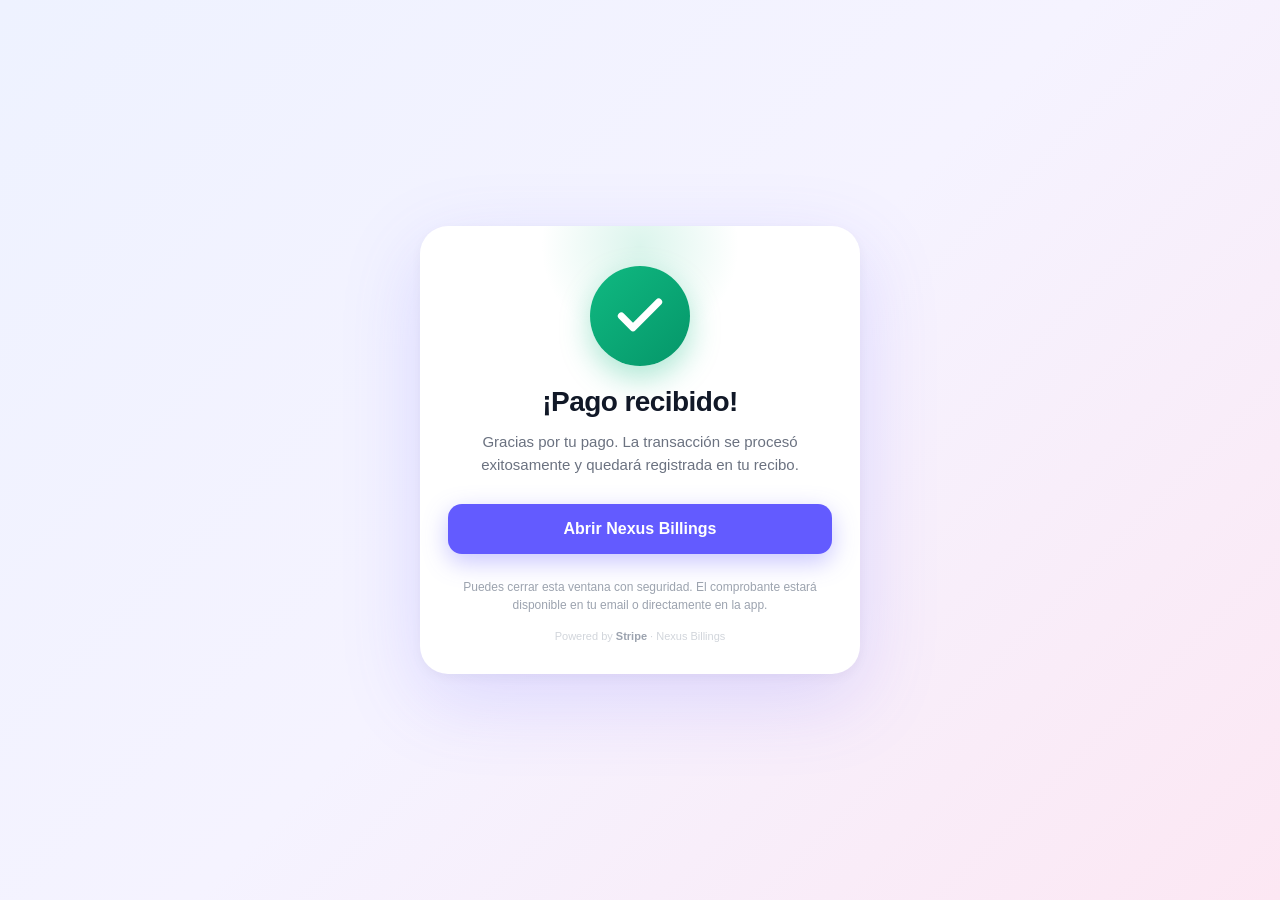
<file: payment-success.html>
<!doctype html>
<html lang="es">
<head>
  <meta charset="utf-8">
  <meta name="viewport" content="width=device-width,initial-scale=1,viewport-fit=cover">
  <title>¡Pago recibido! · Nexus Billings</title>
  <link rel="icon" href="data:image/svg+xml,%3Csvg xmlns='http://www.w3.org/2000/svg' viewBox='0 0 100 100'%3E%3Ctext y='.9em' font-size='90'%3E✅%3C/text%3E%3C/svg%3E">
  <style>
    *{box-sizing:border-box;margin:0;padding:0}
    body{
      font-family:-apple-system,BlinkMacSystemFont,"Segoe UI",Roboto,"Helvetica Neue",sans-serif;
      background:linear-gradient(135deg,#EEF2FF 0%,#F5F3FF 50%,#FCE7F3 100%);
      min-height:100vh;
      display:flex;align-items:center;justify-content:center;
      padding:24px;
      color:#111827;
      -webkit-font-smoothing:antialiased;
    }
    .card{
      background:#fff;border-radius:28px;padding:40px 28px 32px;
      max-width:440px;width:100%;text-align:center;
      box-shadow:0 25px 80px rgba(99,91,255,0.18),0 4px 12px rgba(0,0,0,0.04);
      position:relative;overflow:hidden;
    }
    .card::before{
      content:"";position:absolute;top:-80px;left:50%;transform:translateX(-50%);
      width:200px;height:200px;
      background:radial-gradient(circle,rgba(16,185,129,0.15) 0%,transparent 70%);
      pointer-events:none;
    }
    .icon{
      width:100px;height:100px;border-radius:50px;
      background:linear-gradient(135deg,#10B981 0%,#059669 100%);
      display:flex;align-items:center;justify-content:center;
      margin:0 auto 20px;
      box-shadow:0 12px 30px rgba(16,185,129,0.35);
      animation:pop 0.6s cubic-bezier(0.34,1.56,0.64,1);
      position:relative;z-index:1;
    }
    .icon svg{width:56px;height:56px;color:#fff}
    @keyframes pop{
      0%{transform:scale(0);opacity:0}
      60%{transform:scale(1.15)}
      100%{transform:scale(1);opacity:1}
    }
    h1{
      color:#111827;font-size:28px;font-weight:800;margin-bottom:12px;
      letter-spacing:-0.02em;position:relative;z-index:1;
    }
    .subtitle{
      color:#6B7280;font-size:15px;line-height:1.55;margin-bottom:28px;
      position:relative;z-index:1;
    }
    .amount-box{
      background:#F0FDF4;border:1px solid #BBF7D0;border-radius:16px;
      padding:16px;margin-bottom:24px;
    }
    .amount-label{
      font-size:11px;font-weight:700;color:#065F46;
      text-transform:uppercase;letter-spacing:0.06em;margin-bottom:4px;
    }
    .amount-value{
      font-size:32px;font-weight:800;color:#059669;letter-spacing:-0.02em;
    }
    .btn{
      display:inline-block;width:100%;
      background:#635BFF;color:#fff !important;
      padding:16px 28px;border-radius:14px;
      text-decoration:none;font-weight:800;font-size:16px;
      box-shadow:0 8px 24px rgba(99,91,255,0.35);
      transition:transform 0.15s ease,box-shadow 0.15s ease;
    }
    .btn:active{
      transform:scale(0.97);
      box-shadow:0 4px 14px rgba(99,91,255,0.25);
    }
    .footer{
      margin-top:24px;font-size:12px;color:#9CA3AF;line-height:1.5;
    }
    .powered{
      margin-top:16px;font-size:11px;color:#D1D5DB;
    }
    .powered strong{color:#9CA3AF}
  </style>
</head>
<body>
  <div class="card">
    <div class="icon">
      <svg viewBox="0 0 24 24" fill="none" stroke="currentColor" stroke-width="3" stroke-linecap="round" stroke-linejoin="round">
        <polyline points="20 6 9 17 4 12"></polyline>
      </svg>
    </div>

    <h1>¡Pago recibido!</h1>
    <p class="subtitle">
      Gracias por tu pago. La transacción se procesó exitosamente
      y quedará registrada en tu recibo.
    </p>

    <div class="amount-box" id="amountBox" style="display:none">
      <div class="amount-label">Monto pagado</div>
      <div class="amount-value" id="amountValue">—</div>
    </div>

    <a class="btn" id="openApp" href="nexusbillings://payment-success">
      Abrir Nexus Billings
    </a>

    <p class="footer">
      Puedes cerrar esta ventana con seguridad.
      El comprobante estará disponible en tu email o directamente en la app.
    </p>

    <p class="powered">Powered by <strong>Stripe</strong> · Nexus Billings</p>
  </div>

  <script>
    try {
      var params = new URLSearchParams(window.location.search);
      var sessionId = params.get("session_id") || params.get("payment_intent") || "";
      var amount = params.get("amount");

      if (amount) {
        var currency = params.get("currency") || "USD";
        document.getElementById("amountBox").style.display = "block";
        document.getElementById("amountValue").textContent =
          currency.toUpperCase() + " " + (parseFloat(amount) / 100).toFixed(2);
      }

      if (sessionId) {
        var deepLink = "nexusbillings://payment-success?session_id=" +
          encodeURIComponent(sessionId);
        document.getElementById("openApp").href = deepLink;
      }
    } catch (e) { /* ignore */ }
  </script>
</body>
</html>
</file>
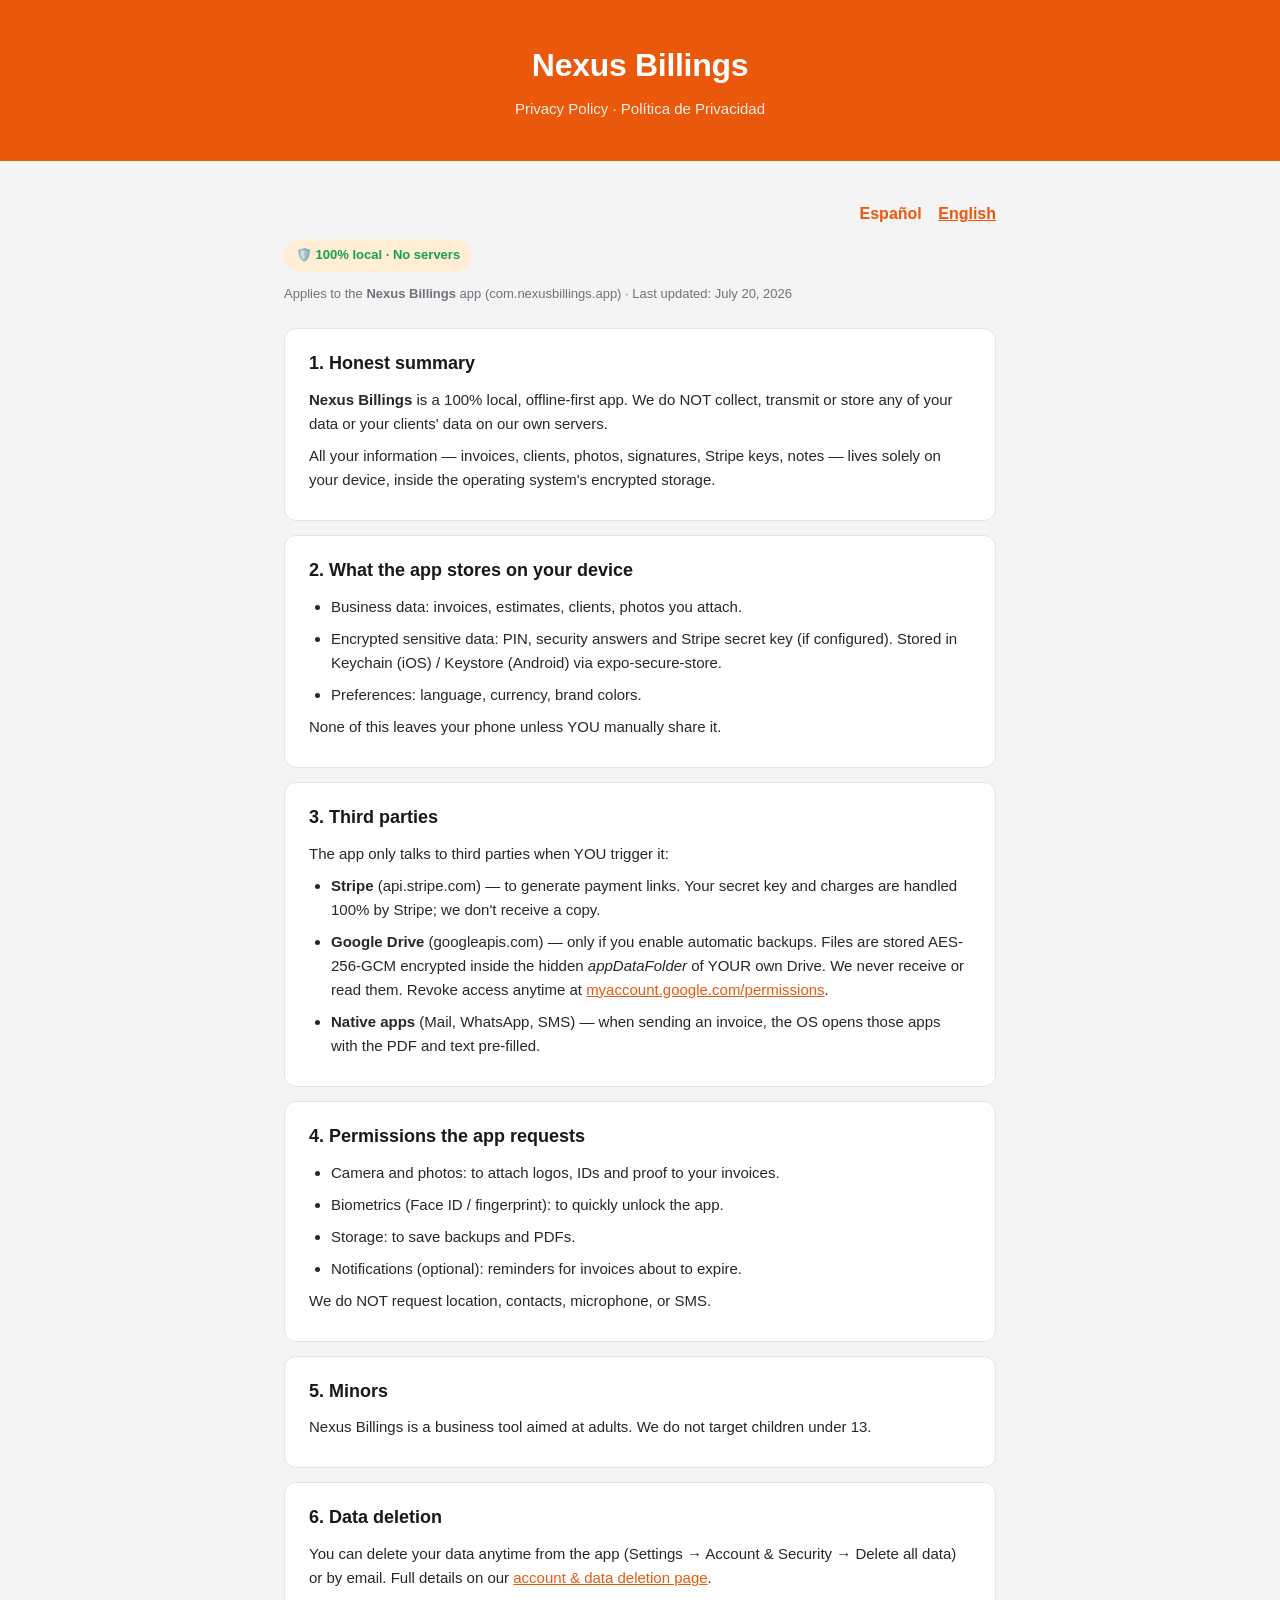
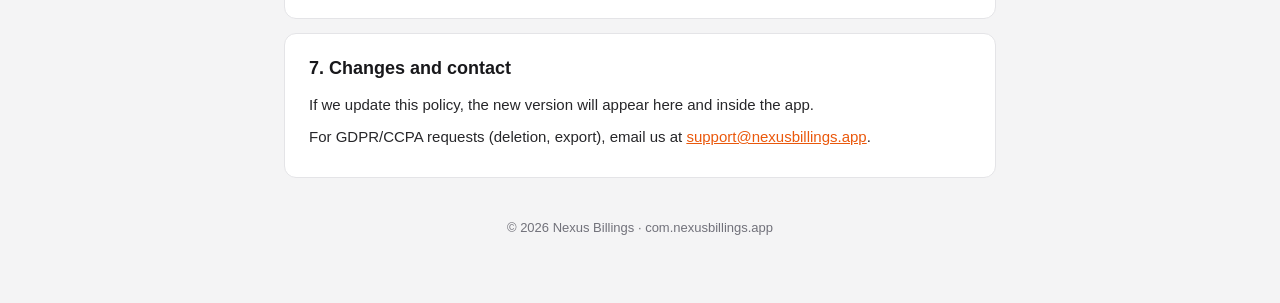
<file: privacy.html>
<!DOCTYPE html>
<html lang="es">
<head>
<meta charset="UTF-8" />
<meta name="viewport" content="width=device-width,initial-scale=1" />
<title>Privacy Policy · Nexus Billings</title>
<style>
  :root {
    --brand: #EA580C;
    --text: #18181B;
    --muted: #71717A;
    --surface: #FFFFFF;
    --bg: #F4F4F5;
    --border: #E4E4E7;
    --success: #16A34A;
  }
  * { box-sizing: border-box; }
  body {
    margin: 0;
    font-family: -apple-system, BlinkMacSystemFont, "Segoe UI", Roboto, "Helvetica Neue", Arial, sans-serif;
    background: var(--bg);
    color: var(--text);
    line-height: 1.6;
  }
  .container { max-width: 760px; margin: 0 auto; padding: 40px 24px 64px; }
  header {
    background: var(--brand);
    color: #FFF;
    padding: 40px 24px;
    text-align: center;
  }
  header h1 { margin: 0; font-size: 32px; font-weight: 800; letter-spacing: -0.3px; }
  header .tagline { margin-top: 6px; font-size: 15px; opacity: 0.9; }
  .lang-switch { text-align: right; margin-bottom: 12px; }
  .lang-switch a { color: var(--brand); text-decoration: none; font-weight: 700; margin-left: 12px; cursor: pointer; }
  .lang-switch a.active { text-decoration: underline; }
  .badge {
    display: inline-flex;
    align-items: center;
    gap: 6px;
    background: #FFEDD5;
    color: var(--success);
    padding: 6px 12px;
    border-radius: 999px;
    font-size: 13px;
    font-weight: 700;
  }
  .updated { color: var(--muted); font-size: 13px; margin: 12px 0 24px; }
  section { background: var(--surface); border: 1px solid var(--border); border-radius: 12px; padding: 20px 24px; margin-bottom: 14px; }
  section h2 { margin: 0 0 10px; font-size: 18px; color: var(--text); }
  section p, section li { color: #27272A; font-size: 15px; margin: 8px 0; }
  section ul { padding-left: 22px; margin: 8px 0; }
  footer { margin-top: 40px; text-align: center; color: var(--muted); font-size: 13px; }
  a { color: var(--brand); }
  .hide { display: none; }
</style>
</head>
<body>
<header>
  <h1>Nexus Billings</h1>
  <div class="tagline">Privacy Policy · Política de Privacidad</div>
</header>
<div class="container">
  <div class="lang-switch">
    <a class="active" id="btn-es" onclick="showLang('es');return false;">Español</a>
    <a id="btn-en" onclick="showLang('en');return false;">English</a>
  </div>

  <div id="es">
    <span class="badge">🛡️ 100% local · Sin servidores</span>
    <div class="updated">Aplicable a la app <b>Nexus Billings</b> (com.nexusbillings.app) · Última actualización: 20 de julio de 2026</div>

    <section>
      <h2>1. Resumen honesto</h2>
      <p><b>Nexus Billings</b> es una aplicación 100% local (offline-first). NO recolectamos, transmitimos ni almacenamos datos personales tuyos ni de tus clientes en servidores propios.</p>
      <p>Toda tu información — facturas, clientes, fotos, firmas, claves de Stripe, notas — vive únicamente en tu dispositivo, dentro del almacenamiento cifrado del sistema operativo.</p>
    </section>

    <section>
      <h2>2. Qué datos guarda la app en tu dispositivo</h2>
      <ul>
        <li>Datos comerciales: facturas, cotizaciones, clientes, fotos que tú adjuntas.</li>
        <li>Datos sensibles cifrados: PIN, respuestas de seguridad y clave secreta de Stripe (si la configuras). Se guardan en Keychain (iOS) / Keystore (Android) usando expo-secure-store.</li>
        <li>Preferencias: idioma, moneda, colores de marca.</li>
      </ul>
      <p>Nada de esto sale de tu teléfono a menos que TÚ lo compartas manualmente.</p>
    </section>

    <section>
      <h2>3. Terceros</h2>
      <p>La app solo se comunica con servicios externos cuando TÚ lo activas:</p>
      <ul>
        <li><b>Stripe</b> (api.stripe.com) — para generar enlaces de pago. Tu clave secreta y los cargos son procesados 100% por Stripe; nosotros no recibimos copia.</li>
        <li><b>Google Drive</b> (googleapis.com) — solo si activas los respaldos automáticos. Los archivos se guardan cifrados (AES-256-GCM) en la carpeta oculta <i>appDataFolder</i> de TU propio Drive. Nunca los recibimos ni podemos leerlos. Puedes revocar el acceso en cualquier momento en <a href="https://myaccount.google.com/permissions">myaccount.google.com/permissions</a>.</li>
        <li><b>Aplicaciones nativas</b> (Mail, WhatsApp, SMS) — al enviar una factura, el sistema operativo abre esas apps con el PDF y el texto pre-llenados.</li>
      </ul>
    </section>

    <section>
      <h2>4. Permisos que solicita la app</h2>
      <ul>
        <li>Cámara y fotos: para adjuntar logos, IDs y evidencias a tus facturas.</li>
        <li>Biometría (Face ID / huella): para desbloquear la app rápidamente.</li>
        <li>Almacenamiento: para guardar respaldos y PDFs.</li>
        <li>Notificaciones (opcional): recordatorios de facturas próximas a vencer.</li>
      </ul>
      <p>No pedimos ubicación, contactos, micrófono ni SMS.</p>
    </section>

    <section>
      <h2>5. Menores</h2>
      <p>Nexus Billings es una herramienta comercial para adultos que administran su negocio. No dirigimos la app a menores de 13 años.</p>
    </section>

    <section>
      <h2>6. Eliminación de datos</h2>
      <p>Puedes borrar tus datos en cualquier momento desde la app (Ajustes → Cuenta y seguridad → Eliminar todos los datos) o por correo. Los detalles completos están en nuestra <a href="./Index.html">página de eliminación de cuenta y datos</a>.</p>
    </section>

    <section>
      <h2>7. Cambios y contacto</h2>
      <p>Si actualizamos esta política, publicaremos la nueva versión aquí y dentro de la app.</p>
      <p>Para dudas o solicitudes GDPR/CCPA (borrado, exportación), escríbenos a <a href="mailto:support@nexusbillings.app">support@nexusbillings.app</a>.</p>
    </section>
  </div>

  <div id="en" class="hide">
    <span class="badge">🛡️ 100% local · No servers</span>
    <div class="updated">Applies to the <b>Nexus Billings</b> app (com.nexusbillings.app) · Last updated: July 20, 2026</div>

    <section>
      <h2>1. Honest summary</h2>
      <p><b>Nexus Billings</b> is a 100% local, offline-first app. We do NOT collect, transmit or store any of your data or your clients' data on our own servers.</p>
      <p>All your information — invoices, clients, photos, signatures, Stripe keys, notes — lives solely on your device, inside the operating system's encrypted storage.</p>
    </section>

    <section>
      <h2>2. What the app stores on your device</h2>
      <ul>
        <li>Business data: invoices, estimates, clients, photos you attach.</li>
        <li>Encrypted sensitive data: PIN, security answers and Stripe secret key (if configured). Stored in Keychain (iOS) / Keystore (Android) via expo-secure-store.</li>
        <li>Preferences: language, currency, brand colors.</li>
      </ul>
      <p>None of this leaves your phone unless YOU manually share it.</p>
    </section>

    <section>
      <h2>3. Third parties</h2>
      <p>The app only talks to third parties when YOU trigger it:</p>
      <ul>
        <li><b>Stripe</b> (api.stripe.com) — to generate payment links. Your secret key and charges are handled 100% by Stripe; we don't receive a copy.</li>
        <li><b>Google Drive</b> (googleapis.com) — only if you enable automatic backups. Files are stored AES-256-GCM encrypted inside the hidden <i>appDataFolder</i> of YOUR own Drive. We never receive or read them. Revoke access anytime at <a href="https://myaccount.google.com/permissions">myaccount.google.com/permissions</a>.</li>
        <li><b>Native apps</b> (Mail, WhatsApp, SMS) — when sending an invoice, the OS opens those apps with the PDF and text pre-filled.</li>
      </ul>
    </section>

    <section>
      <h2>4. Permissions the app requests</h2>
      <ul>
        <li>Camera and photos: to attach logos, IDs and proof to your invoices.</li>
        <li>Biometrics (Face ID / fingerprint): to quickly unlock the app.</li>
        <li>Storage: to save backups and PDFs.</li>
        <li>Notifications (optional): reminders for invoices about to expire.</li>
      </ul>
      <p>We do NOT request location, contacts, microphone, or SMS.</p>
    </section>

    <section>
      <h2>5. Minors</h2>
      <p>Nexus Billings is a business tool aimed at adults. We do not target children under 13.</p>
    </section>

    <section>
      <h2>6. Data deletion</h2>
      <p>You can delete your data anytime from the app (Settings → Account &amp; Security → Delete all data) or by email. Full details on our <a href="./Index.html">account &amp; data deletion page</a>.</p>
    </section>

    <section>
      <h2>7. Changes and contact</h2>
      <p>If we update this policy, the new version will appear here and inside the app.</p>
      <p>For GDPR/CCPA requests (deletion, export), email us at <a href="mailto:support@nexusbillings.app">support@nexusbillings.app</a>.</p>
    </section>
  </div>

  <footer>© 2026 Nexus Billings · com.nexusbillings.app</footer>
</div>
<script>
  function showLang(lang) {
    document.getElementById('es').classList.toggle('hide', lang !== 'es');
    document.getElementById('en').classList.toggle('hide', lang !== 'en');
    document.getElementById('btn-es').classList.toggle('active', lang === 'es');
    document.getElementById('btn-en').classList.toggle('active', lang === 'en');
    document.documentElement.lang = lang;
  }
  (function(){
    var l = (navigator.language || 'es').toLowerCase();
    if (l.indexOf('en') === 0) showLang('en');
  })();
</script>
</body>
</html>
</file>
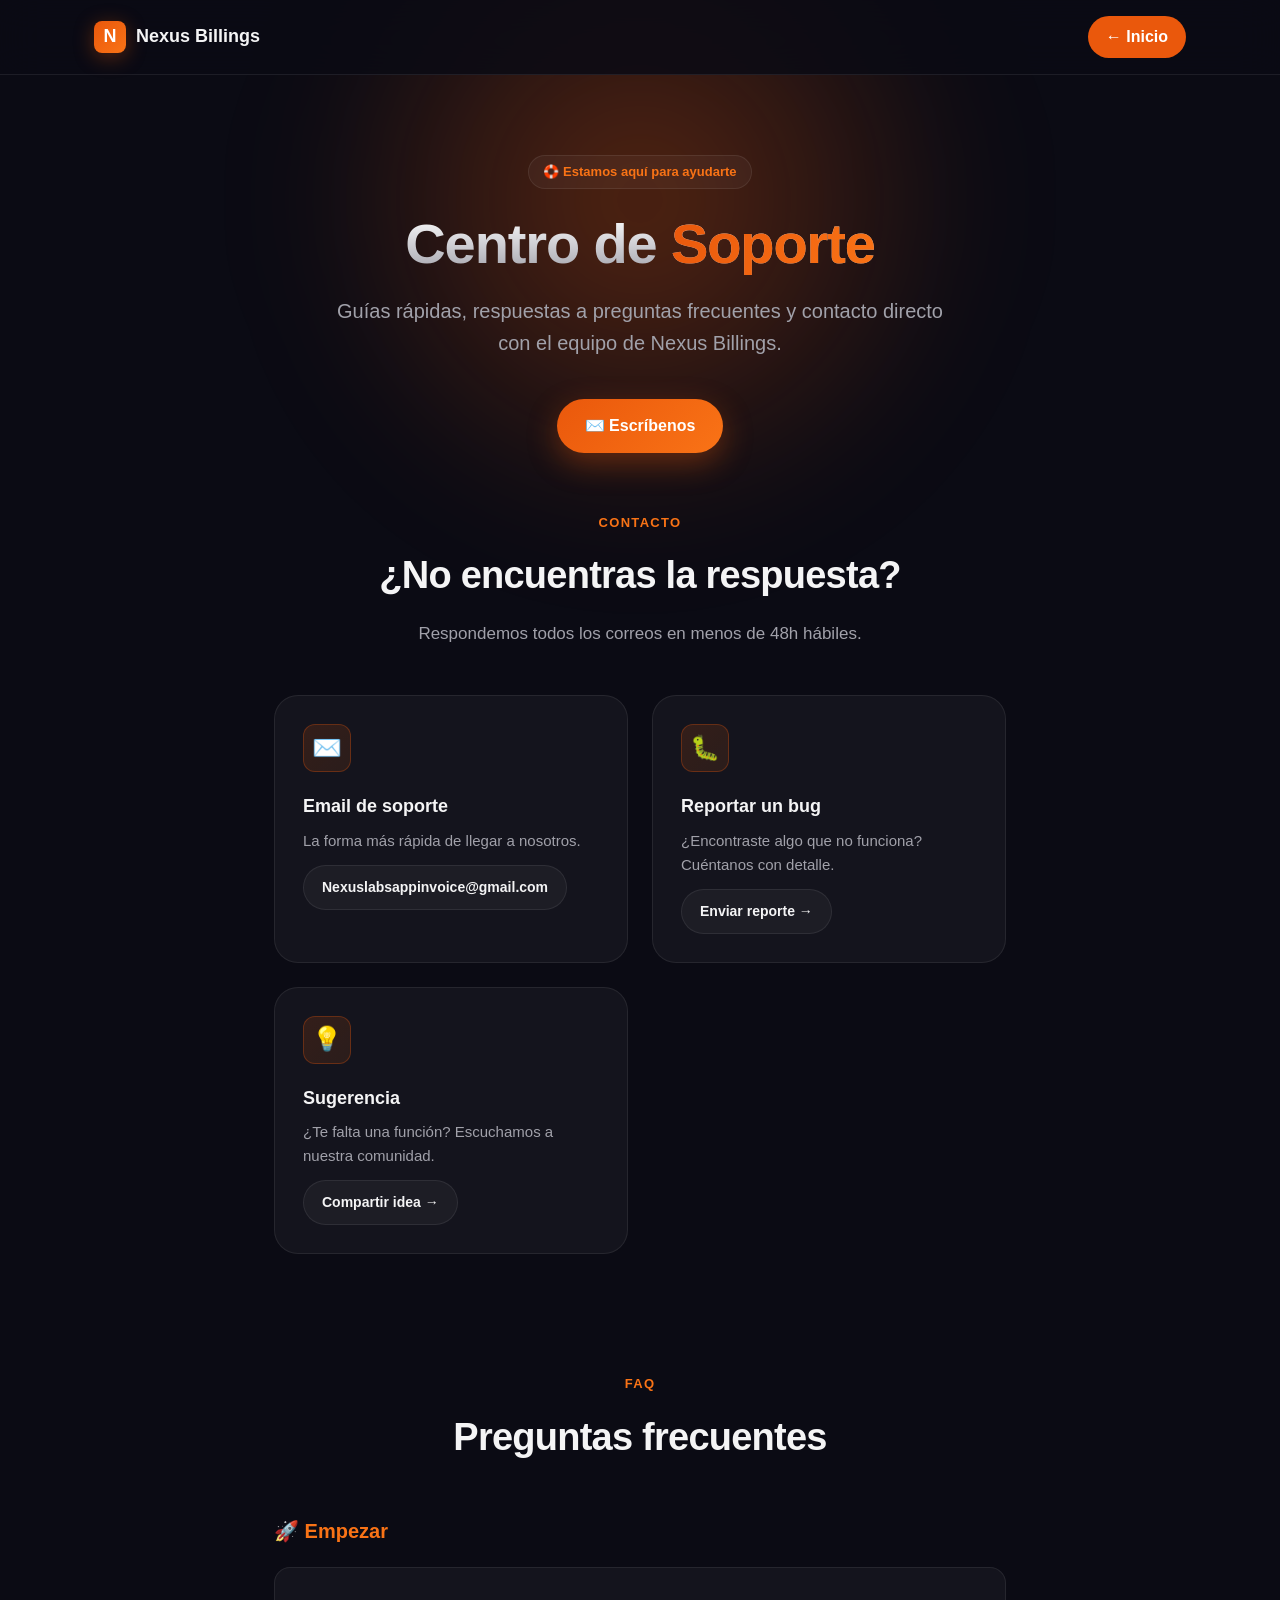
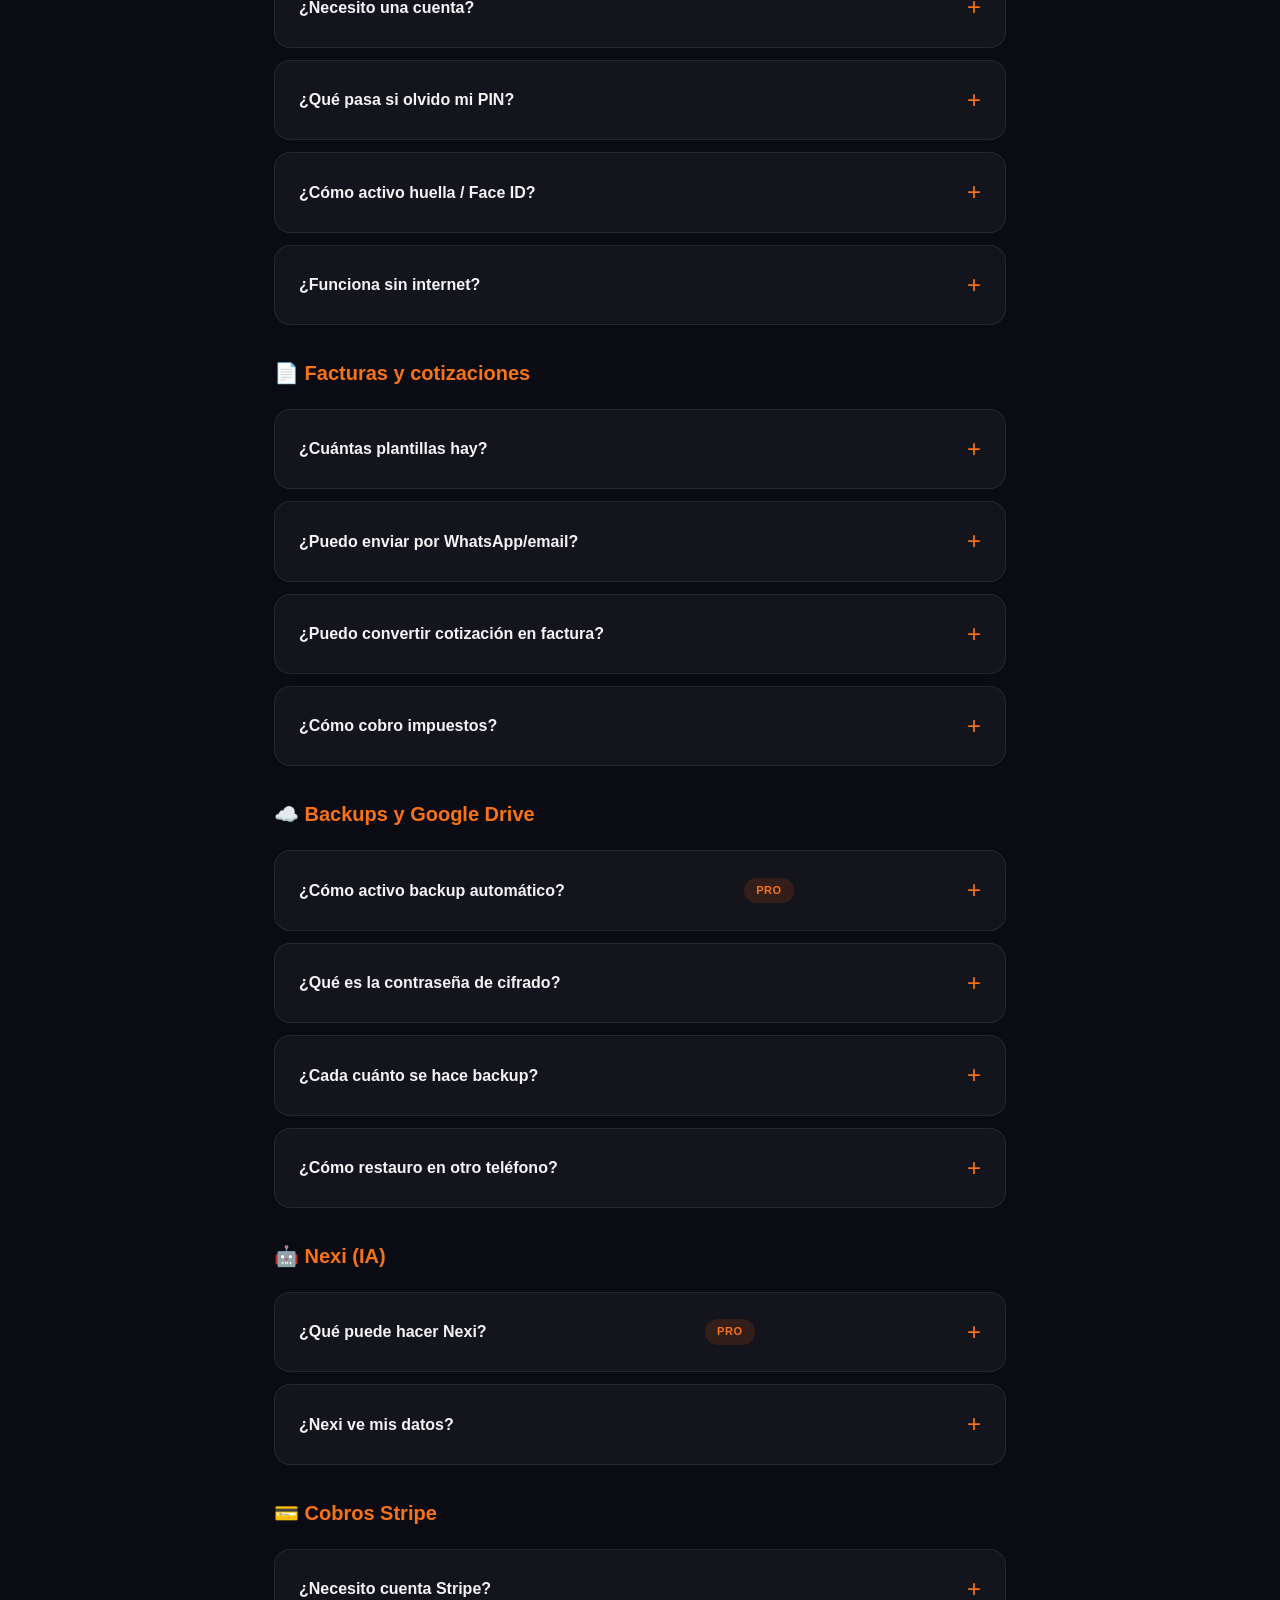
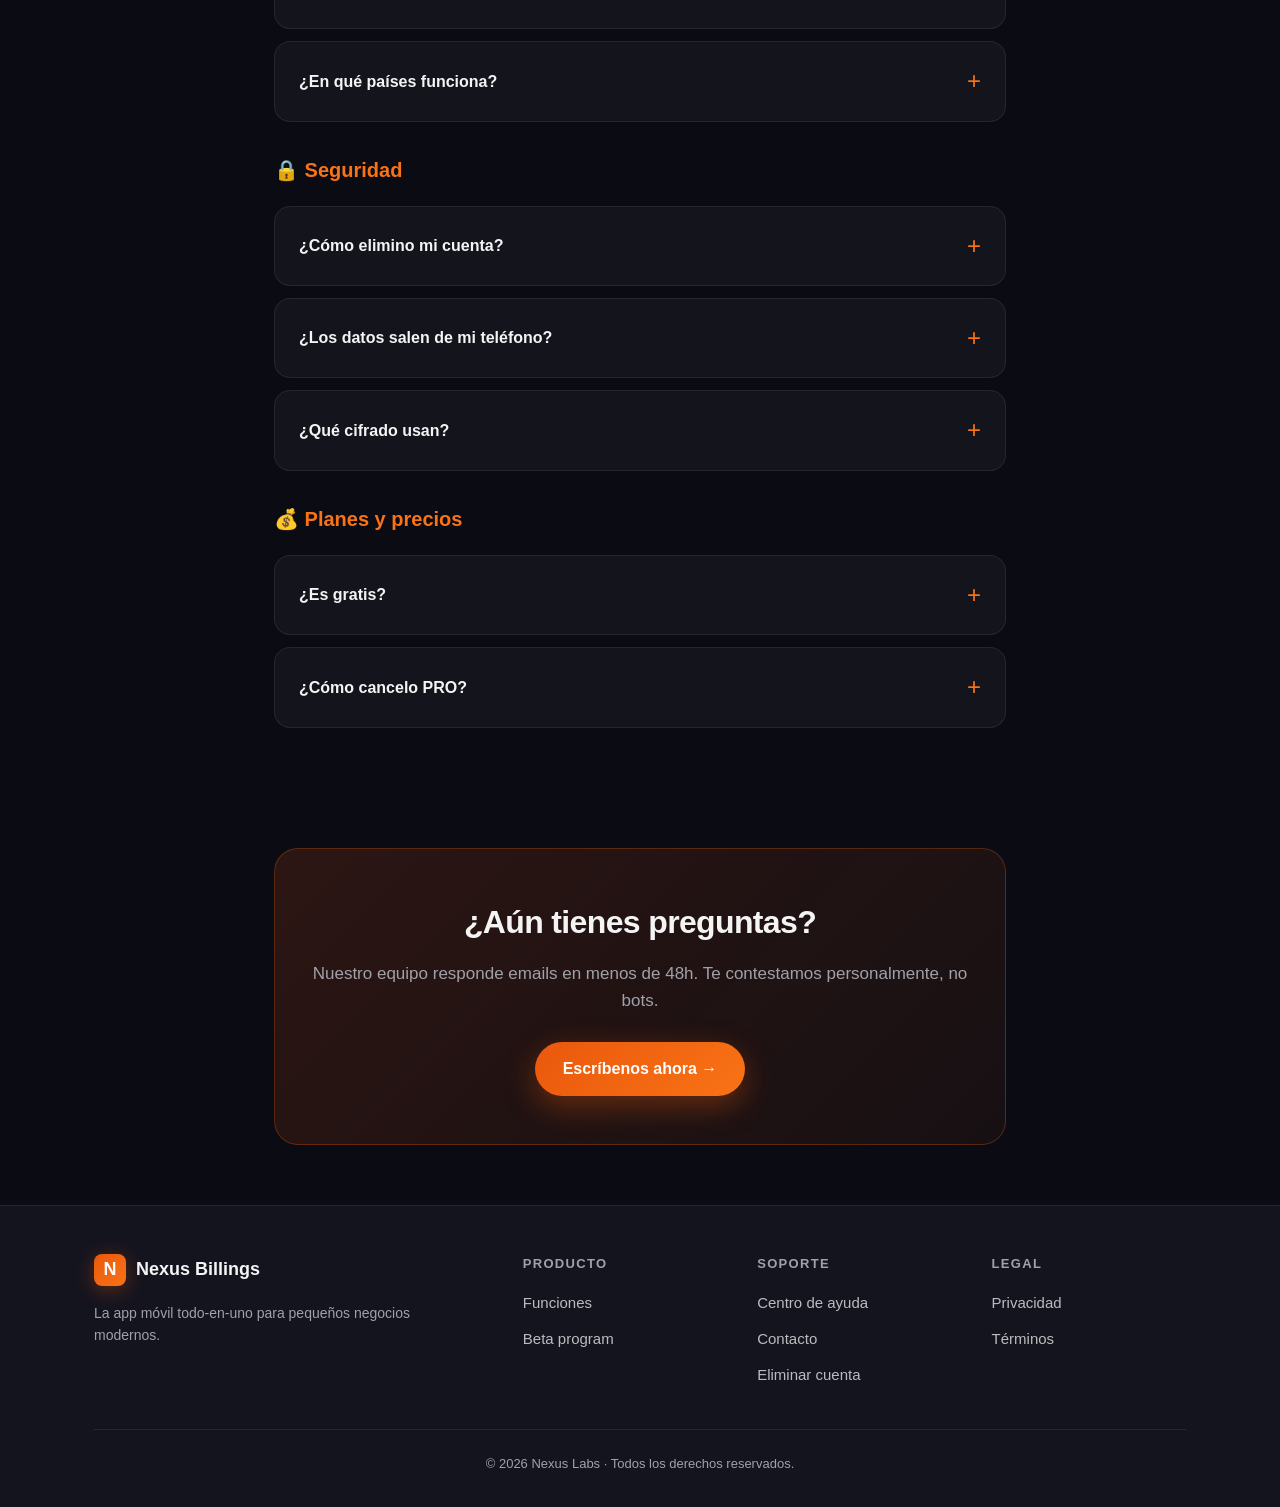
<file: support.html>
<!DOCTYPE html>
<html lang="es">
<head>
<meta charset="UTF-8" />
<meta name="viewport" content="width=device-width, initial-scale=1" />
<title>Centro de Soporte · Nexus Billings</title>
<meta name="description" content="Preguntas frecuentes, guías y contacto para usuarios de Nexus Billings." />
<meta name="theme-color" content="#0B0B14" />
<style>
:root { --brand:#EA580C; --brand-2:#F97316; --brand-glow:rgba(234,88,12,0.35); --bg:#0B0B14; --bg-2:#14141F; --surface:rgba(255,255,255,0.04); --surface-2:rgba(255,255,255,0.06); --border:rgba(255,255,255,0.08); --text:#F4F4F5; --muted:#A1A1AA; }
* { box-sizing:border-box; margin:0; padding:0; }
html { scroll-behavior:smooth; }
body { font-family:-apple-system,BlinkMacSystemFont,"Segoe UI",Roboto,sans-serif; background:var(--bg); color:var(--text); line-height:1.6; overflow-x:hidden; }
body::before { content:""; position:fixed; top:-200px; left:50%; width:800px; height:800px; background:radial-gradient(circle,var(--brand-glow) 0%,transparent 60%); transform:translateX(-50%); z-index:0; pointer-events:none; filter:blur(60px); }
a { color:var(--brand-2); text-decoration:none; }
.container { max-width:1140px; margin:0 auto; padding:0 24px; position:relative; z-index:1; }
.narrow { max-width:780px; }
section { padding:60px 0; }
.nav { position:sticky; top:0; z-index:50; background:rgba(11,11,20,0.85); backdrop-filter:blur(20px); -webkit-backdrop-filter:blur(20px); border-bottom:1px solid var(--border); }
.nav-inner { display:flex; align-items:center; justify-content:space-between; padding:16px 24px; max-width:1140px; margin:0 auto; }
.brand { display:flex; align-items:center; gap:10px; font-weight:700; font-size:18px; color:var(--text); }
.brand-mark { width:32px; height:32px; border-radius:8px; background:linear-gradient(135deg,var(--brand) 0%,var(--brand-2) 100%); display:flex; align-items:center; justify-content:center; color:#fff; font-weight:800; box-shadow:0 4px 20px var(--brand-glow); }
.nav-cta { padding:8px 18px; background:var(--brand); color:#fff !important; border-radius:999px; font-weight:600; }
.hero { padding:80px 0 40px; text-align:center; }
.eyebrow { display:inline-block; padding:6px 14px; background:var(--surface); border:1px solid var(--border); border-radius:999px; font-size:13px; color:var(--muted); margin-bottom:24px; font-weight:500; }
.eyebrow strong { color:var(--brand-2); }
h1 { font-size:clamp(36px,6vw,56px); line-height:1.1; font-weight:800; margin-bottom:20px; letter-spacing:-0.02em; background:linear-gradient(180deg,#fff 0%,#A1A1AA 100%); -webkit-background-clip:text; background-clip:text; -webkit-text-fill-color:transparent; }
h1 .accent { background:linear-gradient(120deg,var(--brand) 0%,var(--brand-2) 100%); -webkit-background-clip:text; background-clip:text; -webkit-text-fill-color:transparent; }
.lead { font-size:clamp(17px,2vw,20px); color:var(--muted); max-width:640px; margin:0 auto 40px; }
.section-head { text-align:center; max-width:720px; margin:0 auto 48px; }
.section-head .h2-eyebrow { color:var(--brand-2); font-size:13px; font-weight:700; text-transform:uppercase; letter-spacing:0.1em; margin-bottom:12px; }
h2 { font-size:clamp(28px,4vw,38px); font-weight:800; letter-spacing:-0.02em; margin-bottom:14px; }
h3.category { font-size:20px; margin-bottom:20px; color:var(--brand-2); margin-top:32px; }
.section-head p { color:var(--muted); font-size:17px; }
.feature-grid { display:grid; gap:24px; grid-template-columns:repeat(auto-fit,minmax(240px,1fr)); }
.feature-card { background:var(--surface); border:1px solid var(--border); border-radius:24px; padding:28px; }
.feature-icon { width:48px; height:48px; border-radius:12px; background:linear-gradient(135deg,rgba(234,88,12,0.15) 0%,rgba(249,115,22,0.1) 100%); border:1px solid rgba(234,88,12,0.3); display:flex; align-items:center; justify-content:center; font-size:24px; margin-bottom:20px; }
.feature-card h3 { font-size:18px; font-weight:700; margin-bottom:8px; }
.feature-card p { color:var(--muted); font-size:15px; margin-bottom:12px; }
.btn { display:inline-flex; align-items:center; gap:8px; padding:10px 18px; border-radius:999px; font-weight:600; font-size:14px; text-decoration:none; background:var(--surface); color:var(--text); border:1px solid var(--border); }
.btn-primary { background:linear-gradient(135deg,var(--brand) 0%,var(--brand-2) 100%); color:#fff !important; border:none; padding:14px 28px; font-size:16px; box-shadow:0 10px 30px var(--brand-glow); }
.badge { display:inline-block; padding:4px 12px; background:rgba(234,88,12,0.15); color:var(--brand-2); border-radius:999px; font-size:11px; font-weight:700; letter-spacing:0.05em; margin-left:6px; }
.faq { display:grid; gap:12px; }
.faq-item { background:var(--surface); border:1px solid var(--border); border-radius:16px; padding:20px 24px; }
.faq-item summary { font-weight:600; cursor:pointer; list-style:none; display:flex; justify-content:space-between; align-items:center; font-size:16px; gap:12px; }
.faq-item summary::after { content:"+"; font-size:24px; color:var(--brand-2); font-weight:400; flex-shrink:0; }
.faq-item[open] summary::after { content:"−"; }
.faq-item p { color:var(--muted); margin-top:12px; font-size:15px; line-height:1.7; }
.cta-banner { background:linear-gradient(135deg,rgba(234,88,12,0.15) 0%,rgba(249,115,22,0.05) 100%); border:1px solid rgba(234,88,12,0.3); border-radius:24px; padding:48px 32px; text-align:center; }
.cta-banner h2 { font-size:clamp(24px,4vw,32px); margin-bottom:12px; }
.cta-banner p { color:var(--muted); margin-bottom:28px; font-size:17px; }
footer { border-top:1px solid var(--border); padding:48px 0 32px; background:var(--bg-2); }
.footer-grid { display:grid; gap:40px; grid-template-columns:2fr 1fr 1fr 1fr; margin-bottom:32px; }
@media (max-width:720px) { .footer-grid { grid-template-columns:1fr 1fr; } }
.footer-col h5 { font-size:13px; color:var(--muted); font-weight:700; text-transform:uppercase; letter-spacing:0.1em; margin-bottom:16px; }
.footer-col ul { list-style:none; }
.footer-col li { margin-bottom:10px; }
.footer-col a { color:var(--text); font-size:15px; opacity:0.75; }
.footer-tag { color:var(--muted); font-size:14px; max-width:320px; }
.footer-bottom { border-top:1px solid var(--border); padding-top:24px; color:var(--muted); font-size:13px; text-align:center; }
</style>
</head>
<body>

<nav class="nav">
  <div class="nav-inner">
    <a href="./" class="brand"><span class="brand-mark">N</span><span>Nexus Billings</span></a>
    <a href="./" class="nav-cta">← Inicio</a>
  </div>
</nav>

<section class="hero">
  <div class="container narrow">
    <span class="eyebrow">🛟 <strong>Estamos aquí para ayudarte</strong></span>
    <h1>Centro de <span class="accent">Soporte</span></h1>
    <p class="lead">Guías rápidas, respuestas a preguntas frecuentes y contacto directo con el equipo de Nexus Billings.</p>
    <a href="mailto:Nexuslabsappinvoice@gmail.com" class="btn btn-primary">✉️ Escríbenos</a>
  </div>
</section>

<section style="padding-top:20px;">
  <div class="container narrow">
    <div class="section-head">
      <div class="h2-eyebrow">Contacto</div>
      <h2>¿No encuentras la respuesta?</h2>
      <p>Respondemos todos los correos en menos de 48h hábiles.</p>
    </div>
    <div class="feature-grid">
      <div class="feature-card">
        <div class="feature-icon">✉️</div>
        <h3>Email de soporte</h3>
        <p>La forma más rápida de llegar a nosotros.</p>
        <a href="mailto:Nexuslabsappinvoice@gmail.com" class="btn">Nexuslabsappinvoice@gmail.com</a>
      </div>
      <div class="feature-card">
        <div class="feature-icon">🐛</div>
        <h3>Reportar un bug</h3>
        <p>¿Encontraste algo que no funciona? Cuéntanos con detalle.</p>
        <a href="mailto:Nexuslabsappinvoice@gmail.com?subject=Bug%20report&body=Descripci%C3%B3n%3A%0A%0ATel%C3%A9fono%3A%20%0AVersi%C3%B3n%20app%3A%20" class="btn">Enviar reporte →</a>
      </div>
      <div class="feature-card">
        <div class="feature-icon">💡</div>
        <h3>Sugerencia</h3>
        <p>¿Te falta una función? Escuchamos a nuestra comunidad.</p>
        <a href="mailto:Nexuslabsappinvoice@gmail.com?subject=Sugerencia" class="btn">Compartir idea →</a>
      </div>
    </div>
  </div>
</section>

<section id="faq">
  <div class="container narrow">
    <div class="section-head">
      <div class="h2-eyebrow">FAQ</div>
      <h2>Preguntas frecuentes</h2>
    </div>

    <h3 class="category">🚀 Empezar</h3>
    <div class="faq">
      <details class="faq-item"><summary>¿Necesito una cuenta?</summary><p>No hay cuenta en servidores externos. Solo un PIN de 4-8 dígitos que configuras la primera vez. Tus datos viven en tu teléfono, cifrados.</p></details>
      <details class="faq-item"><summary>¿Qué pasa si olvido mi PIN?</summary><p>Durante la configuración eliges una pregunta de seguridad. Si olvidas el PIN, responde correctamente y podrás definir uno nuevo.</p></details>
      <details class="faq-item"><summary>¿Cómo activo huella / Face ID?</summary><p>Ve a Ajustes → Seguridad → Desbloqueo biométrico. Necesitas tener huella/rostro registrado en tu Android.</p></details>
      <details class="faq-item"><summary>¿Funciona sin internet?</summary><p>Sí, todas las funciones core (facturas, cotizaciones, clientes, PDFs) funcionan 100% offline.</p></details>
    </div>

    <h3 class="category">📄 Facturas y cotizaciones</h3>
    <div class="faq">
      <details class="faq-item"><summary>¿Cuántas plantillas hay?</summary><p>4 plantillas profesionales: Standard, Rental, Compact y Modern. Puedes personalizar color y logo desde Ajustes.</p></details>
      <details class="faq-item"><summary>¿Puedo enviar por WhatsApp/email?</summary><p>Sí. Al finalizar una factura tienes botones para compartir por WhatsApp, email, imprimir directo o copiar link de pago.</p></details>
      <details class="faq-item"><summary>¿Puedo convertir cotización en factura?</summary><p>Sí. Desde la cotización toca "Convertir a Factura". Todos los datos se copian automáticamente.</p></details>
      <details class="faq-item"><summary>¿Cómo cobro impuestos?</summary><p>En Ajustes → Impuestos configura las tasas que uses (IVA, ISR, sales tax). Aparecerán como opciones al crear factura.</p></details>
    </div>

    <h3 class="category">☁️ Backups y Google Drive</h3>
    <div class="faq">
      <details class="faq-item"><summary>¿Cómo activo backup automático? <span class="badge">PRO</span></summary><p>Ve a Ajustes → Copias de seguridad → Conectar Google Drive. Da permiso <em>drive.file</em> (solo lee/escribe archivos que la app crea, no todo tu Drive).</p></details>
      <details class="faq-item"><summary>¿Qué es la contraseña de cifrado?</summary><p>Es una clave separada del PIN que cifra el backup ANTES de subirlo. Ni Google ni nosotros podemos verlo. Mínimo 12 caracteres. Guárdala en un lugar seguro: si la pierdes el backup es irrecuperable.</p></details>
      <details class="faq-item"><summary>¿Cada cuánto se hace backup?</summary><p>Por defecto cada 24h. Puedes cambiarlo a 1h, 6h, 12h, 24h o desactivarlo.</p></details>
      <details class="faq-item"><summary>¿Cómo restauro en otro teléfono?</summary><p>Instala Nexus Billings. En la pantalla de configuración toca "Restaurar copia de seguridad". Inicia sesión con Drive, elige el backup y escribe la contraseña de cifrado.</p></details>
    </div>

    <h3 class="category">🤖 Nexi (IA)</h3>
    <div class="faq">
      <details class="faq-item"><summary>¿Qué puede hacer Nexi? <span class="badge">PRO</span></summary><p>Nexi es un asistente con IA. Puede: redactar descripciones, analizar reportes, sugerir mensajes de cobro, resumir tu semana. Elige entre OpenAI GPT-5.2 y Gemini 3 Flash en Ajustes.</p></details>
      <details class="faq-item"><summary>¿Nexi ve mis datos?</summary><p>Nexi solo ve lo que TÚ le mandas en el chat. No tiene acceso a tu BD completa. Los mensajes se procesan y descartan.</p></details>
    </div>

    <h3 class="category">💳 Cobros Stripe</h3>
    <div class="faq">
      <details class="faq-item"><summary>¿Necesito cuenta Stripe?</summary><p>Sí, es gratis abrirla en <a href="https://stripe.com" target="_blank">stripe.com</a>. En Ajustes → Cobros pega tu clave secreta. Comisiones ~2.9% + $0.30 USD por transacción.</p></details>
      <details class="faq-item"><summary>¿En qué países funciona?</summary><p>Stripe funciona en 40+ países. Verifica en <a href="https://stripe.com/global" target="_blank">stripe.com/global</a>. LATAM: México, Brasil y varios más.</p></details>
    </div>

    <h3 class="category">🔒 Seguridad</h3>
    <div class="faq">
      <details class="faq-item"><summary>¿Cómo elimino mi cuenta?</summary><p>Ve a Ajustes → Cuenta → Eliminar cuenta, o sigue las instrucciones en <a href="./delete-account.html">delete-account</a>. Se borra todo local + backups en Drive. Instantáneo e irreversible.</p></details>
      <details class="faq-item"><summary>¿Los datos salen de mi teléfono?</summary><p>Los datos de facturas/clientes NO salen a menos que actives Drive Backup (aún así, cifrados). Sí van a servidores: crash reports anónimos (Sentry) y mensajes a Nexi (procesados por el modelo y descartados).</p></details>
      <details class="faq-item"><summary>¿Qué cifrado usan?</summary><p>AES-256-CBC + HMAC-SHA256 (Encrypt-then-MAC), 200,000 iteraciones PBKDF2. Backup en Drive es E2E cifrado.</p></details>
    </div>

    <h3 class="category">💰 Planes y precios</h3>
    <div class="faq">
      <details class="faq-item"><summary>¿Es gratis?</summary><p>Sí, plan Free incluye facturas ilimitadas, cotizaciones, clientes, plantillas y PDFs — sin ads. Plan PRO añade Google Drive Backup y Nexi AI (por suscripción).</p></details>
      <details class="faq-item"><summary>¿Cómo cancelo PRO?</summary><p>Desde Ajustes → Suscripción, o directamente desde Google Play Store → Menú → Pagos y suscripciones → Nexus Billings PRO → Cancelar. Puedes cancelar en cualquier momento; tus datos NO se borran.</p></details>
    </div>
  </div>
</section>

<section>
  <div class="container narrow">
    <div class="cta-banner">
      <h2>¿Aún tienes preguntas?</h2>
      <p>Nuestro equipo responde emails en menos de 48h. Te contestamos personalmente, no bots.</p>
      <a href="mailto:Nexuslabsappinvoice@gmail.com" class="btn btn-primary">Escríbenos ahora →</a>
    </div>
  </div>
</section>

<footer>
  <div class="container">
    <div class="footer-grid">
      <div class="footer-col">
        <div class="brand" style="margin-bottom:16px;"><span class="brand-mark">N</span><span>Nexus Billings</span></div>
        <p class="footer-tag">La app móvil todo-en-uno para pequeños negocios modernos.</p>
      </div>
      <div class="footer-col"><h5>Producto</h5><ul><li><a href="./#features">Funciones</a></li><li><a href="./beta.html">Beta program</a></li></ul></div>
      <div class="footer-col"><h5>Soporte</h5><ul><li><a href="./support.html">Centro de ayuda</a></li><li><a href="mailto:Nexuslabsappinvoice@gmail.com">Contacto</a></li><li><a href="./delete-account.html">Eliminar cuenta</a></li></ul></div>
      <div class="footer-col"><h5>Legal</h5><ul><li><a href="./privacy.html">Privacidad</a></li><li><a href="./terms.html">Términos</a></li></ul></div>
    </div>
    <div class="footer-bottom">© 2026 Nexus Labs · Todos los derechos reservados.</div>
  </div>
</footer>

</body>
</html>
</file>
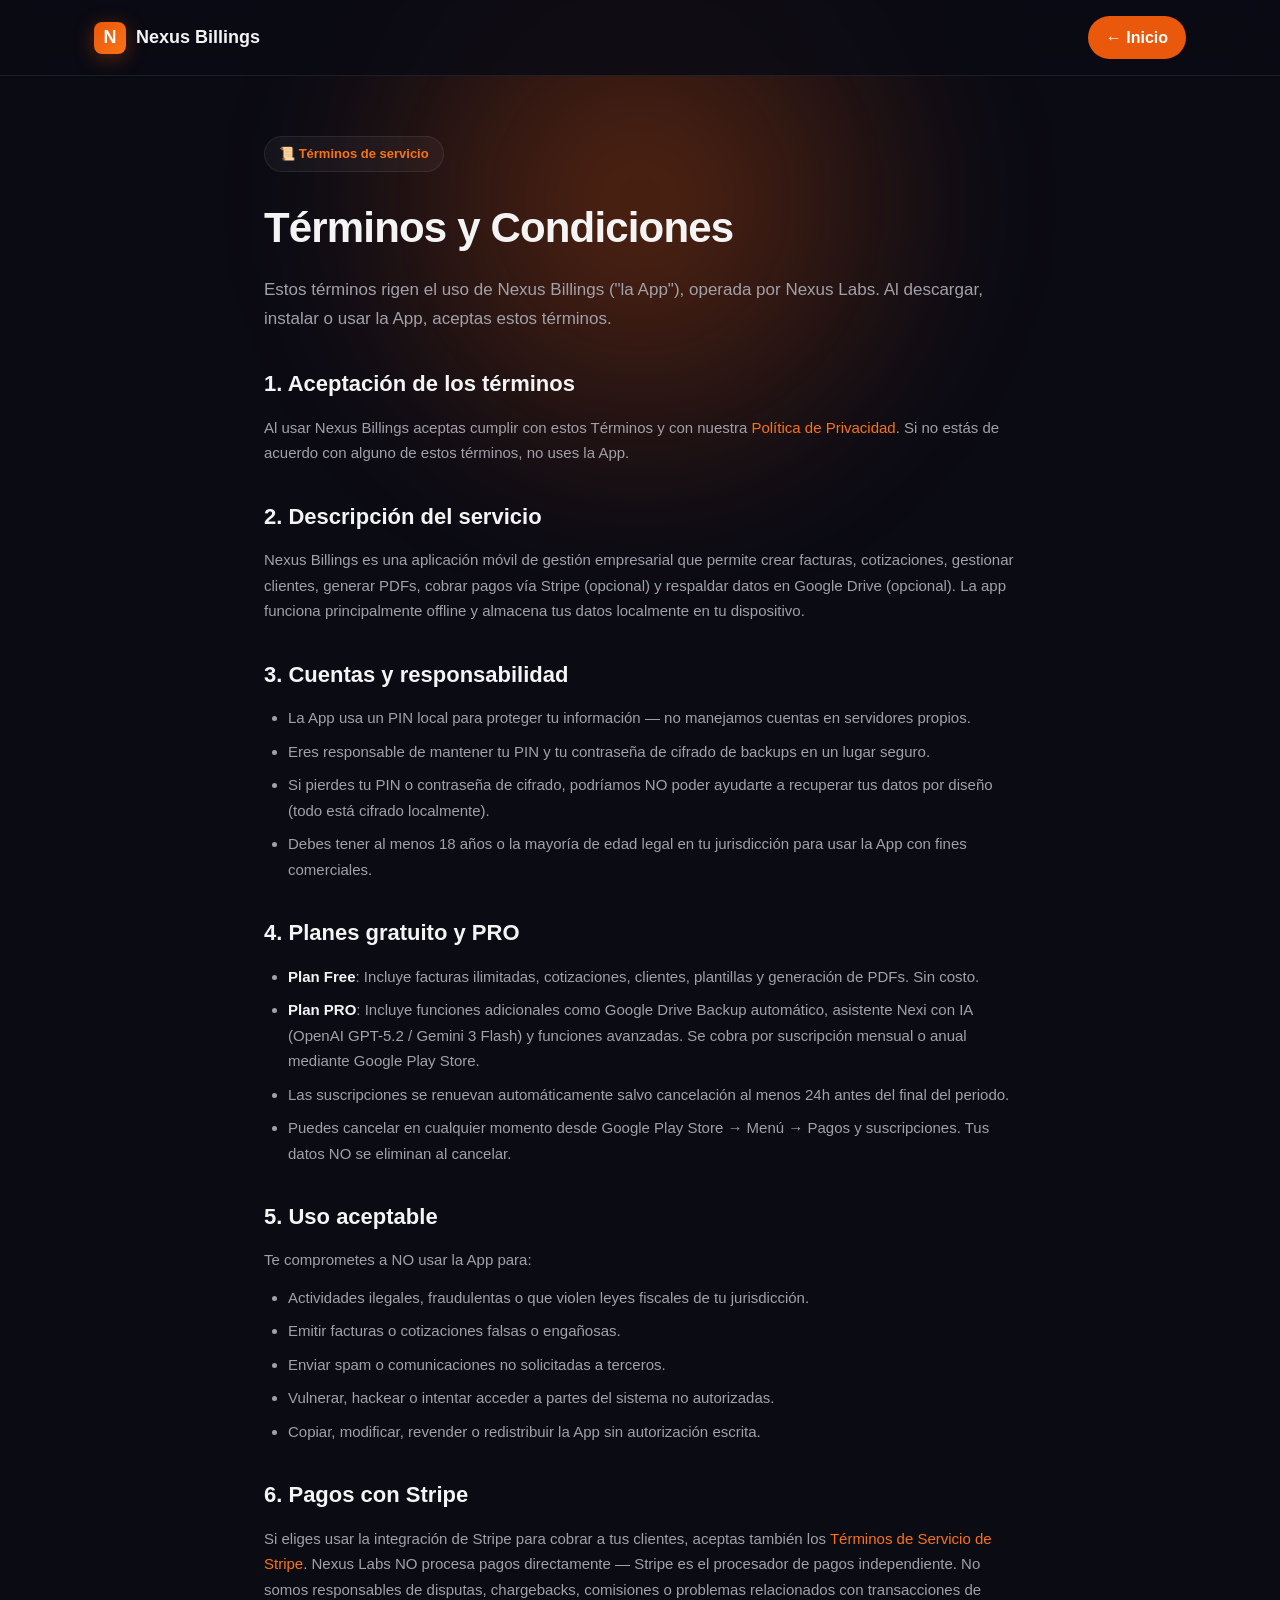
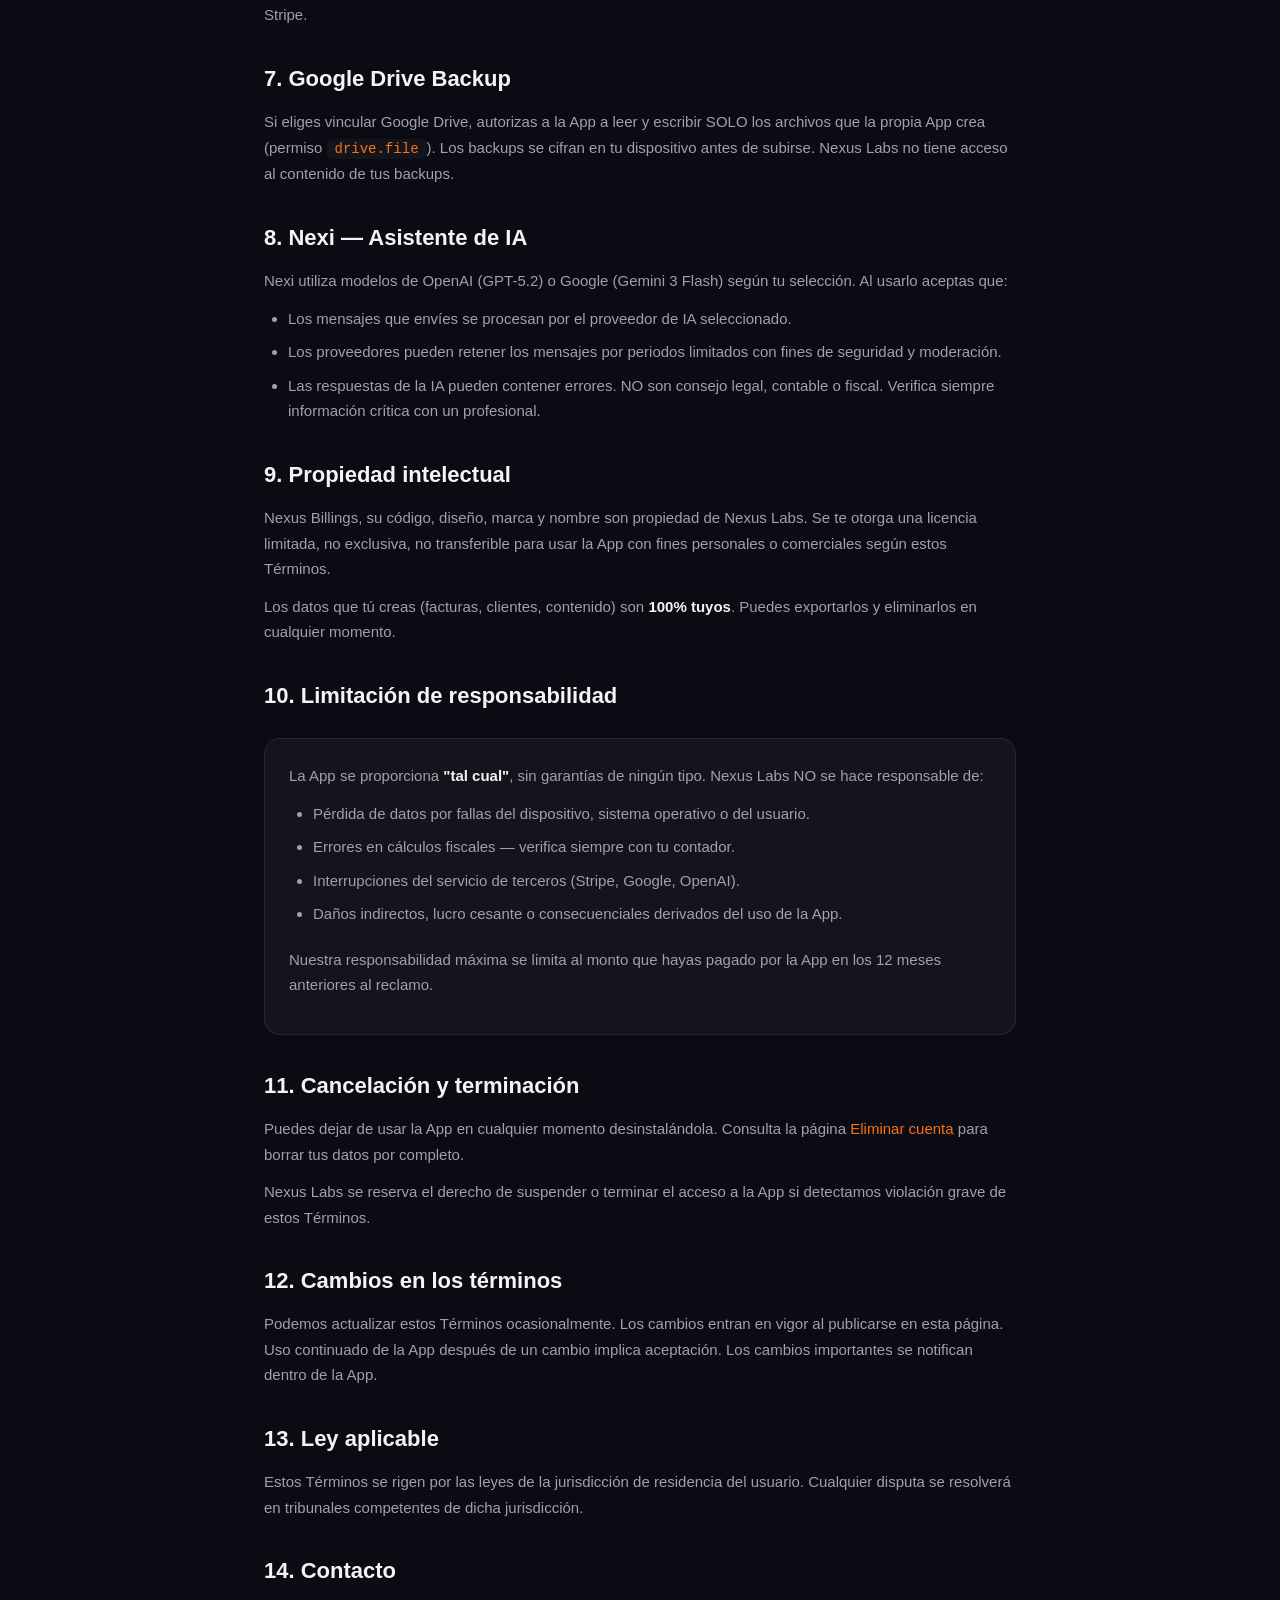
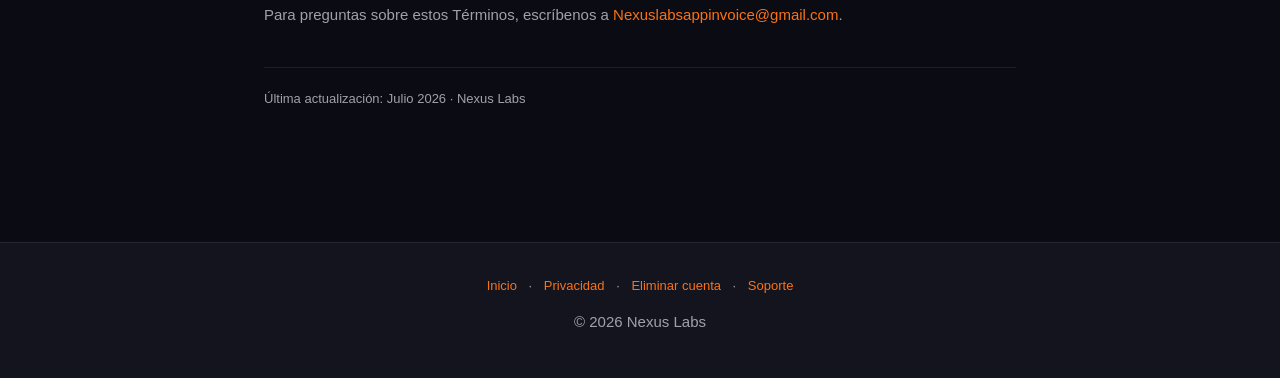
<file: terms.html>
<!DOCTYPE html>
<html lang="es">
<head>
<meta charset="UTF-8" />
<meta name="viewport" content="width=device-width, initial-scale=1" />
<title>Términos y Condiciones · Nexus Billings</title>
<meta name="description" content="Términos de servicio de Nexus Billings." />
<meta name="theme-color" content="#0B0B14" />
<style>
:root { --brand:#EA580C; --brand-2:#F97316; --brand-glow:rgba(234,88,12,0.35); --bg:#0B0B14; --bg-2:#14141F; --surface:rgba(255,255,255,0.04); --border:rgba(255,255,255,0.08); --text:#F4F4F5; --muted:#A1A1AA; }
* { box-sizing:border-box; margin:0; padding:0; }
body { font-family:-apple-system,BlinkMacSystemFont,"Segoe UI",Roboto,sans-serif; background:var(--bg); color:var(--text); line-height:1.7; }
body::before { content:""; position:fixed; top:-200px; left:50%; width:800px; height:800px; background:radial-gradient(circle,var(--brand-glow) 0%,transparent 60%); transform:translateX(-50%); z-index:0; pointer-events:none; filter:blur(60px); }
a { color:var(--brand-2); text-decoration:none; }
.container { max-width:800px; margin:0 auto; padding:0 24px; position:relative; z-index:1; }
.nav { position:sticky; top:0; z-index:50; background:rgba(11,11,20,0.85); backdrop-filter:blur(20px); border-bottom:1px solid var(--border); }
.nav-inner { display:flex; align-items:center; justify-content:space-between; padding:16px 24px; max-width:1140px; margin:0 auto; }
.brand { display:flex; align-items:center; gap:10px; font-weight:700; font-size:18px; color:var(--text); }
.brand-mark { width:32px; height:32px; border-radius:8px; background:linear-gradient(135deg,var(--brand) 0%,var(--brand-2) 100%); display:flex; align-items:center; justify-content:center; color:#fff; font-weight:800; box-shadow:0 4px 20px var(--brand-glow); }
.nav-cta { padding:8px 18px; background:var(--brand); color:#fff !important; border-radius:999px; font-weight:600; }
main { padding:60px 0; }
h1 { font-size:clamp(30px,5vw,42px); font-weight:800; letter-spacing:-0.02em; margin-bottom:12px; }
.eyebrow { display:inline-block; padding:6px 14px; background:var(--surface); border:1px solid var(--border); border-radius:999px; font-size:13px; color:var(--muted); margin-bottom:20px; font-weight:500; }
.eyebrow strong { color:var(--brand-2); }
.lead { font-size:17px; color:var(--muted); margin-bottom:32px; }
h2 { font-size:22px; font-weight:700; margin:32px 0 12px; color:var(--text); }
p, li { font-size:15px; color:var(--muted); margin-bottom:12px; }
ol, ul { margin:12px 0 20px 24px; }
li { margin-bottom:8px; }
.card { background:var(--surface); border:1px solid var(--border); border-radius:16px; padding:24px; margin:24px 0; }
strong { color:var(--text); }
code { background:var(--surface); padding:2px 8px; border-radius:6px; font-size:14px; color:var(--brand-2); }
.updated { color:var(--muted); font-size:13px; margin-top:40px; padding-top:20px; border-top:1px solid var(--border); }
footer { border-top:1px solid var(--border); padding:32px 0; background:var(--bg-2); text-align:center; color:var(--muted); font-size:13px; margin-top:60px; }
footer a { margin:0 8px; }
</style>
</head>
<body>

<nav class="nav">
  <div class="nav-inner">
    <a href="./" class="brand"><span class="brand-mark">N</span><span>Nexus Billings</span></a>
    <a href="./" class="nav-cta">← Inicio</a>
  </div>
</nav>

<main>
  <div class="container">
    <span class="eyebrow">📜 <strong>Términos de servicio</strong></span>
    <h1>Términos y Condiciones</h1>
    <p class="lead">Estos términos rigen el uso de Nexus Billings ("la App"), operada por Nexus Labs. Al descargar, instalar o usar la App, aceptas estos términos.</p>

    <h2>1. Aceptación de los términos</h2>
    <p>Al usar Nexus Billings aceptas cumplir con estos Términos y con nuestra <a href="./privacy.html">Política de Privacidad</a>. Si no estás de acuerdo con alguno de estos términos, no uses la App.</p>

    <h2>2. Descripción del servicio</h2>
    <p>Nexus Billings es una aplicación móvil de gestión empresarial que permite crear facturas, cotizaciones, gestionar clientes, generar PDFs, cobrar pagos vía Stripe (opcional) y respaldar datos en Google Drive (opcional). La app funciona principalmente offline y almacena tus datos localmente en tu dispositivo.</p>

    <h2>3. Cuentas y responsabilidad</h2>
    <ul>
      <li>La App usa un PIN local para proteger tu información — no manejamos cuentas en servidores propios.</li>
      <li>Eres responsable de mantener tu PIN y tu contraseña de cifrado de backups en un lugar seguro.</li>
      <li>Si pierdes tu PIN o contraseña de cifrado, podríamos NO poder ayudarte a recuperar tus datos por diseño (todo está cifrado localmente).</li>
      <li>Debes tener al menos 18 años o la mayoría de edad legal en tu jurisdicción para usar la App con fines comerciales.</li>
    </ul>

    <h2>4. Planes gratuito y PRO</h2>
    <ul>
      <li><strong>Plan Free</strong>: Incluye facturas ilimitadas, cotizaciones, clientes, plantillas y generación de PDFs. Sin costo.</li>
      <li><strong>Plan PRO</strong>: Incluye funciones adicionales como Google Drive Backup automático, asistente Nexi con IA (OpenAI GPT-5.2 / Gemini 3 Flash) y funciones avanzadas. Se cobra por suscripción mensual o anual mediante Google Play Store.</li>
      <li>Las suscripciones se renuevan automáticamente salvo cancelación al menos 24h antes del final del periodo.</li>
      <li>Puedes cancelar en cualquier momento desde Google Play Store → Menú → Pagos y suscripciones. Tus datos NO se eliminan al cancelar.</li>
    </ul>

    <h2>5. Uso aceptable</h2>
    <p>Te comprometes a NO usar la App para:</p>
    <ul>
      <li>Actividades ilegales, fraudulentas o que violen leyes fiscales de tu jurisdicción.</li>
      <li>Emitir facturas o cotizaciones falsas o engañosas.</li>
      <li>Enviar spam o comunicaciones no solicitadas a terceros.</li>
      <li>Vulnerar, hackear o intentar acceder a partes del sistema no autorizadas.</li>
      <li>Copiar, modificar, revender o redistribuir la App sin autorización escrita.</li>
    </ul>

    <h2>6. Pagos con Stripe</h2>
    <p>Si eliges usar la integración de Stripe para cobrar a tus clientes, aceptas también los <a href="https://stripe.com/legal" target="_blank">Términos de Servicio de Stripe</a>. Nexus Labs NO procesa pagos directamente — Stripe es el procesador de pagos independiente. No somos responsables de disputas, chargebacks, comisiones o problemas relacionados con transacciones de Stripe.</p>

    <h2>7. Google Drive Backup</h2>
    <p>Si eliges vincular Google Drive, autorizas a la App a leer y escribir SOLO los archivos que la propia App crea (permiso <code>drive.file</code>). Los backups se cifran en tu dispositivo antes de subirse. Nexus Labs no tiene acceso al contenido de tus backups.</p>

    <h2>8. Nexi — Asistente de IA</h2>
    <p>Nexi utiliza modelos de OpenAI (GPT-5.2) o Google (Gemini 3 Flash) según tu selección. Al usarlo aceptas que:</p>
    <ul>
      <li>Los mensajes que envíes se procesan por el proveedor de IA seleccionado.</li>
      <li>Los proveedores pueden retener los mensajes por periodos limitados con fines de seguridad y moderación.</li>
      <li>Las respuestas de la IA pueden contener errores. NO son consejo legal, contable o fiscal. Verifica siempre información crítica con un profesional.</li>
    </ul>

    <h2>9. Propiedad intelectual</h2>
    <p>Nexus Billings, su código, diseño, marca y nombre son propiedad de Nexus Labs. Se te otorga una licencia limitada, no exclusiva, no transferible para usar la App con fines personales o comerciales según estos Términos.</p>
    <p>Los datos que tú creas (facturas, clientes, contenido) son <strong>100% tuyos</strong>. Puedes exportarlos y eliminarlos en cualquier momento.</p>

    <h2>10. Limitación de responsabilidad</h2>
    <div class="card">
      <p>La App se proporciona <strong>"tal cual"</strong>, sin garantías de ningún tipo. Nexus Labs NO se hace responsable de:</p>
      <ul>
        <li>Pérdida de datos por fallas del dispositivo, sistema operativo o del usuario.</li>
        <li>Errores en cálculos fiscales — verifica siempre con tu contador.</li>
        <li>Interrupciones del servicio de terceros (Stripe, Google, OpenAI).</li>
        <li>Daños indirectos, lucro cesante o consecuenciales derivados del uso de la App.</li>
      </ul>
      <p>Nuestra responsabilidad máxima se limita al monto que hayas pagado por la App en los 12 meses anteriores al reclamo.</p>
    </div>

    <h2>11. Cancelación y terminación</h2>
    <p>Puedes dejar de usar la App en cualquier momento desinstalándola. Consulta la página <a href="./delete-account.html">Eliminar cuenta</a> para borrar tus datos por completo.</p>
    <p>Nexus Labs se reserva el derecho de suspender o terminar el acceso a la App si detectamos violación grave de estos Términos.</p>

    <h2>12. Cambios en los términos</h2>
    <p>Podemos actualizar estos Términos ocasionalmente. Los cambios entran en vigor al publicarse en esta página. Uso continuado de la App después de un cambio implica aceptación. Los cambios importantes se notifican dentro de la App.</p>

    <h2>13. Ley aplicable</h2>
    <p>Estos Términos se rigen por las leyes de la jurisdicción de residencia del usuario. Cualquier disputa se resolverá en tribunales competentes de dicha jurisdicción.</p>

    <h2>14. Contacto</h2>
    <p>Para preguntas sobre estos Términos, escríbenos a <a href="mailto:Nexuslabsappinvoice@gmail.com">Nexuslabsappinvoice@gmail.com</a>.</p>

    <p class="updated">Última actualización: Julio 2026 · Nexus Labs</p>
  </div>
</main>

<footer>
  <div class="container">
    <a href="./">Inicio</a> · <a href="./privacy.html">Privacidad</a> · <a href="./delete-account.html">Eliminar cuenta</a> · <a href="./support.html">Soporte</a>
    <p style="margin-top:12px;">© 2026 Nexus Labs</p>
  </div>
</footer>

</body>
</html>
</file>
